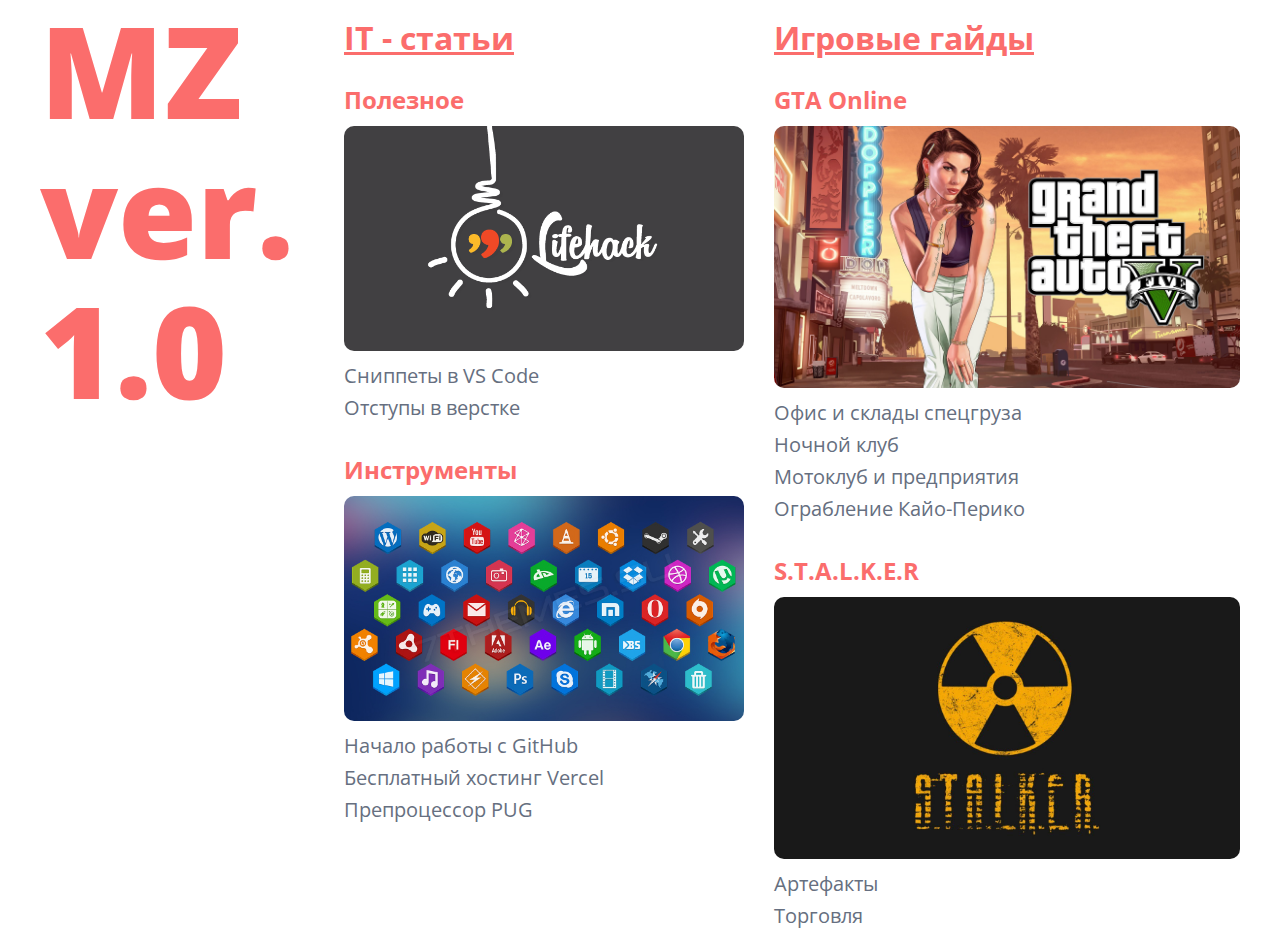
<file: index.html>
<!DOCTYPE html>
<html lang="ru">

<head>
	<meta charset="UTF-8">
	<meta http-equiv="X-UA-Compatible" content="IE=edge">
	<meta name="viewport" content="width=device-width, initial-scale=1.0">
	<title>MZ ver.1.0</title>
	<link rel="stylesheet" href="style.css">
	<link rel="preconnect" href="https://fonts.googleapis.com">
	<link rel="preconnect" href="https://fonts.gstatic.com" crossorigin>
	<link rel="shortcut icon" href="images/page-logo.png" type="image/x-icon">
</head>

<body>
	<div class="container">
		<header class="header">
			<span class="header__logo">
				MZ ver. <br>
				1.0
			</span>
		</header>
		<nav class="menu">
			<ul class="menu__list">
				<li class="menu__tittle">IT - статьи</li>
				<li class="menu__subtitle">Полезное</li>
				<img class="review" src="images/hacks-logo.png" alt="">
				<li class="menu__item"><a class="menu__link" href="articles/it/_it-snippets.html">Сниппеты в VS Code</a></li>
				<li class="menu__item"><a class="menu__link" href="articles/it/_it-layout.html">Отступы в верстке</a></li>
				<li class="menu__subtitle">Инструменты</li>
				<img class="review" src="images/tools-logo.jpg" alt="">
				<li class="menu__item"><a class="menu__link" href="articles/it/_it-github.html">Начало работы с GitHub</a></li>
				<li class="menu__item"><a class="menu__link" href="articles/it/_it-vercel.html">Бесплатный хостинг Vercel</a>
				</li>
				<li class="menu__item"><a class="menu__link" href="articles/it/_it-pug.html">Препроцессор PUG</a></li>
			</ul>
			<ul class="menu__list">
				<li class="menu__tittle">Игровые гайды</li>
				<li class="menu__subtitle">GTA Online</li>
				<img class="review" src="images/gta-logo.jpeg" alt="">
				<li class="menu__item"><a class="menu__link" href="articles/games/_games-office-warehouse.html">Офис и склады
						спецгруза</a></li>
				<li class="menu__item"><a class="menu__link" href="articles/games/_games-night-club.html">Ночной клуб</a></li>
				<li class="menu__item"><a class="menu__link" href="articles/games/_games-motoclub.html">Мотоклуб и
						предприятия</a></li>
				<li class="menu__item"><a class="menu__link" href="articles/games/_games-cayo-perico.html">Ограбление
						Кайо-Перико</a></li>
				<li class="menu__subtitle">S.T.A.L.K.E.R</li>
				<img class="review" src="images/stalker-logo.jpg" alt="">
				<li class="menu__item"><a class="menu__link" href="articles/games/_games-artifacts.html">Артефакты</a></li>
				<li class="menu__item"><a class="menu__link" href="articles/games/_games-trading.html">Торговля</a></li>
				</li>
			</ul>
		</nav>
	</div>
</body>

</html>
</file>
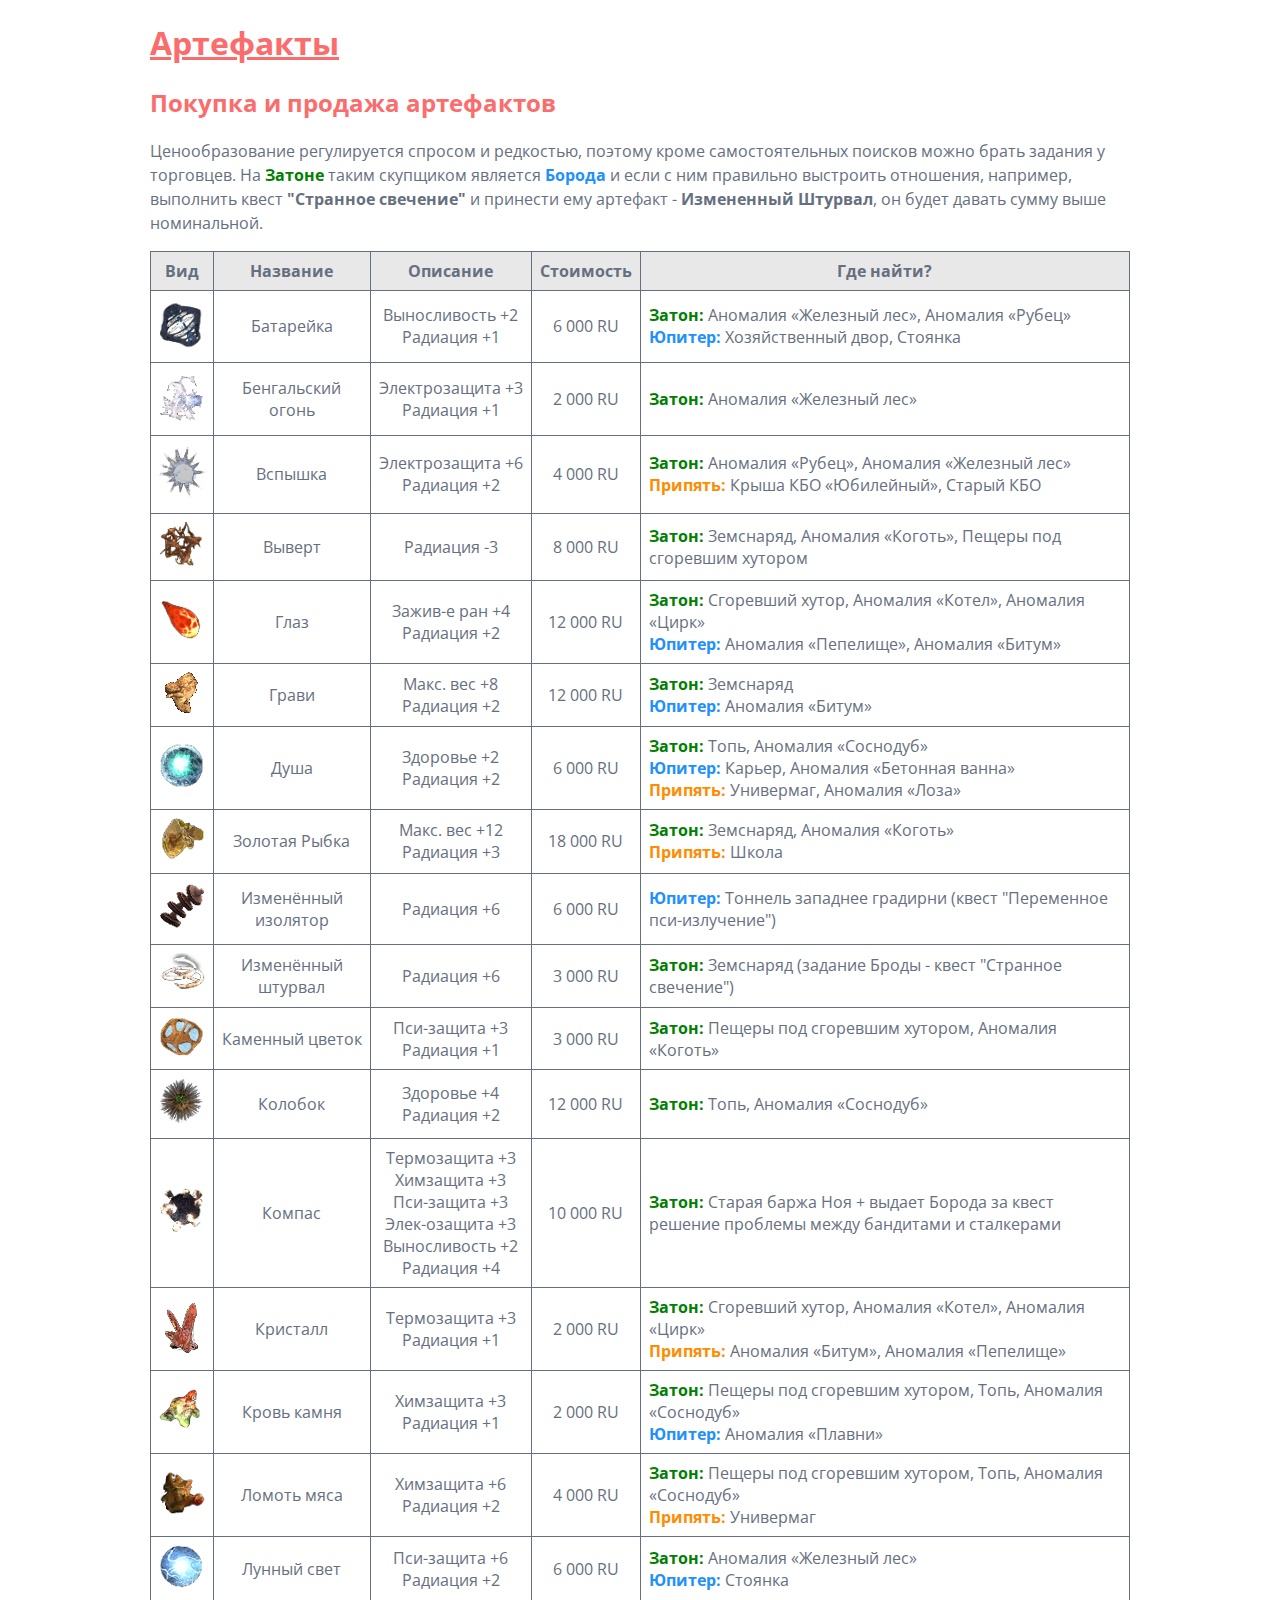
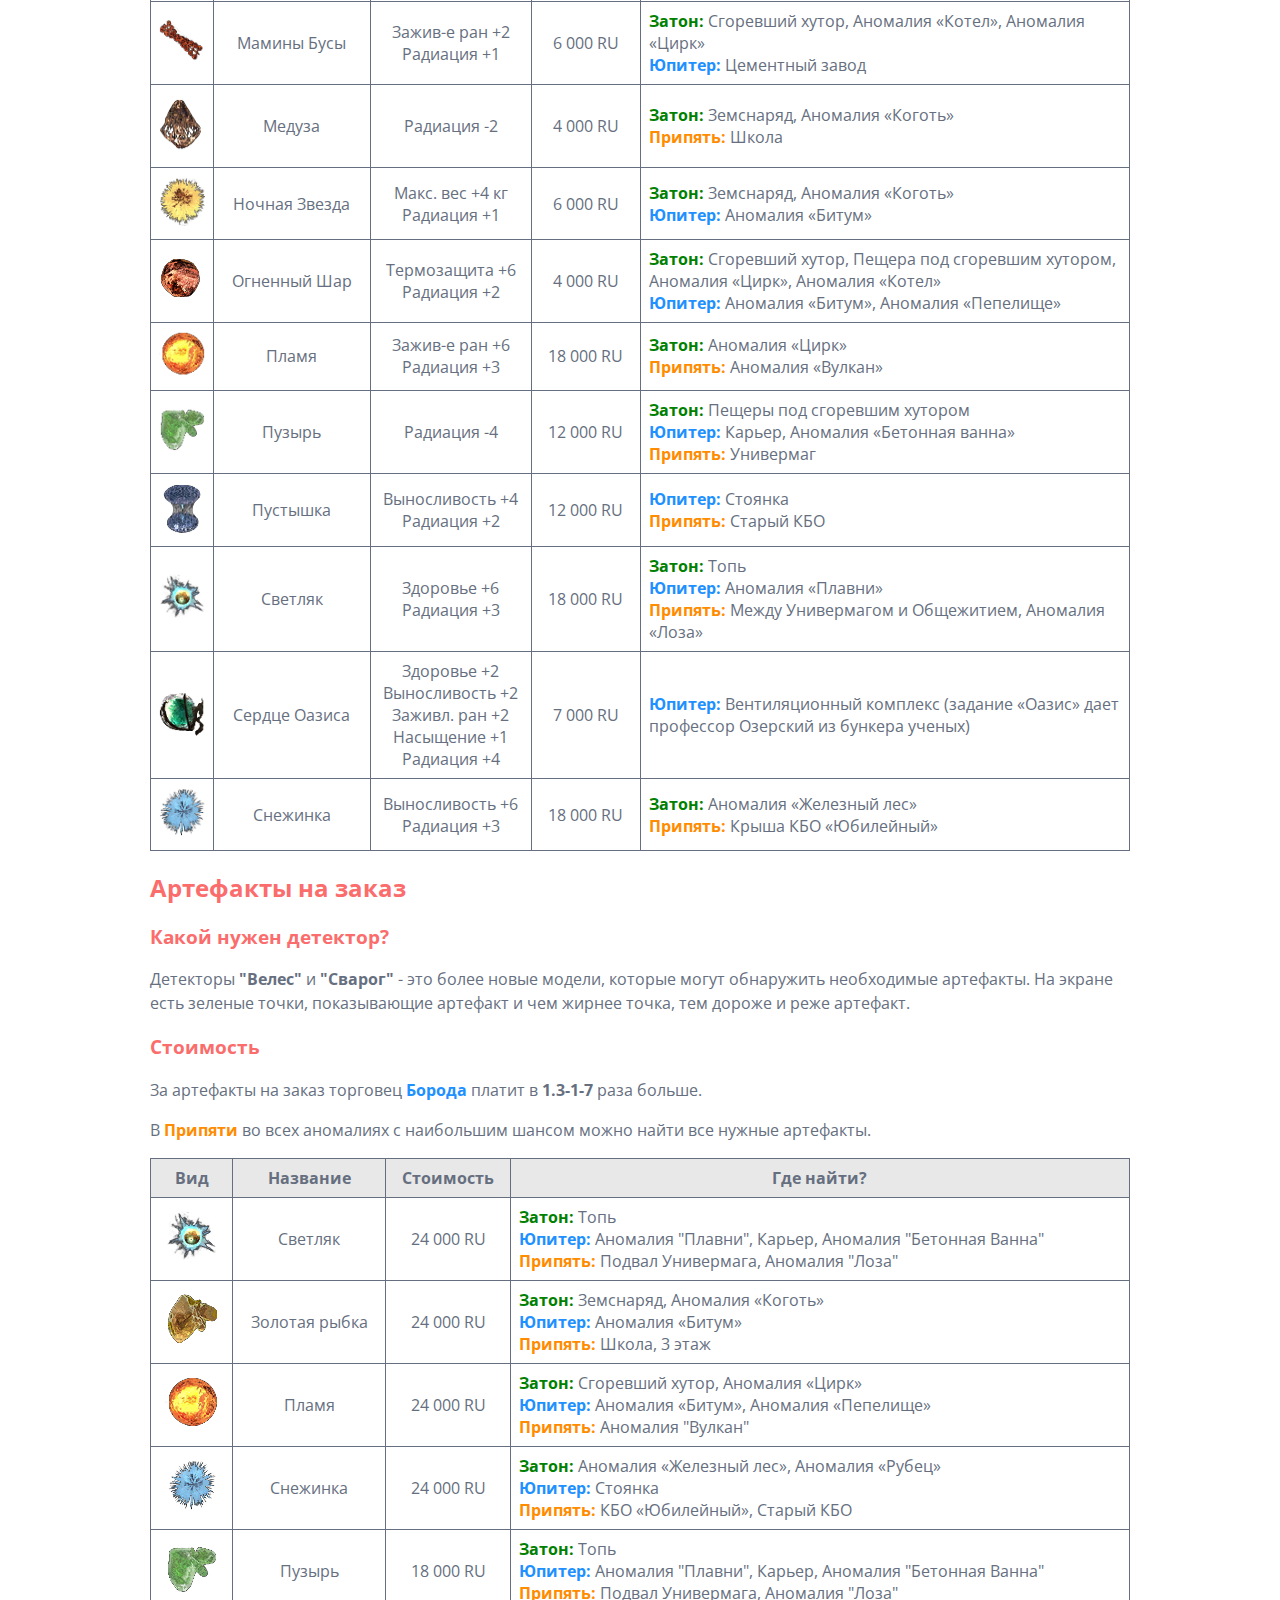
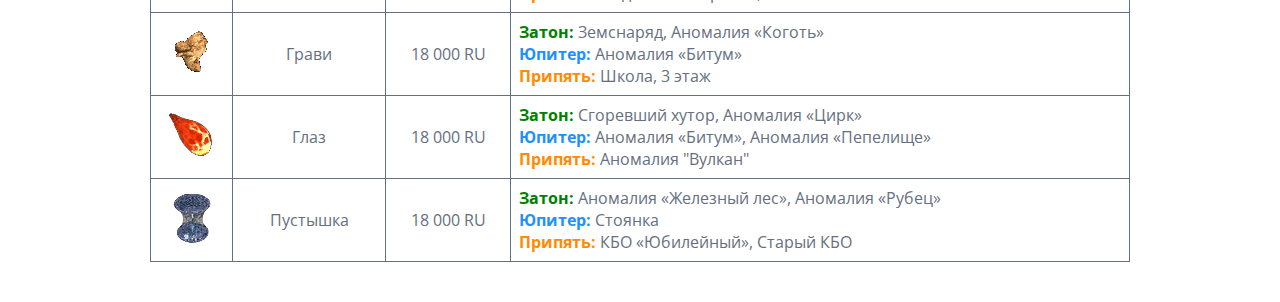
<file: articles/games/_games-artifacts.html>
<!doctype html>
<html lang="ru">

<head>
	<meta charset="UTF-8">
	<meta http-equiv="X-UA-Compatible" content="IE=edge">
	<meta name="viewport" content="width=device-width, initial-scale=1.0">
	<link rel="shortcut icon" href="../../images/page-logo.png" type="image/x-icon">
	<link rel="stylesheet" href="../../article.css">
	<style>
		tr td:last-child {
			text-align: left;
		}

		tr td:nth-child(3) {
			white-space: nowrap;
		}
	</style>
	<title>Артефакты</title>
</head>

<body>
	<div class="container">
		<header class="header">

		</header>
		<main>
			<h1>Артефакты</h1>
			<h2>Покупка и продажа артефактов</h2>
			<p>Ценообразование регулируется спросом и редкостью, поэтому кроме
				самостоятельных поисков можно брать задания у торговцев.
				На <span class="text-color-green">Затоне</span> таким скупщиком является <span
					class="text-color-blue">Борода</span>
				и если с ним правильно выстроить
				отношения, например, выполнить квест <b>"Странное свечение"</b> и принести ему артефакт -
				<b>Измененный Штурвал</b>, он будет давать сумму выше номинальной.
			</p>
			<table>
				<thead>
					<tr>
						<th>Вид</th>
						<th>Название</th>
						<th>Описание</th>
						<th>Стоимость</th>
						<th>Где найти?</th>
					</tr>
				</thead>
				<tbody>
					<tr>
						<td><img src="../../images/games/_games-artifacts/batareika.png" alt=""></td>
						<td>Батарейка</td>
						<td>Выносливость +2
							<br>
							Радиация +1
						</td>
						<td>6 000 RU</td>
						<td><span class="text-color-green">Затон:</span> Аномалия «Железный лес»,
							Аномалия «Рубец»
							<br>
							<span class="text-color-blue">Юпитер:</span> Хозяйственный двор, Стоянка
						</td>
					</tr>
					<tr>
						<td><img src="../../images/games/_games-artifacts/bengalskiy-ogon.png" alt="">
						</td>
						<td>Бенгальский огонь</td>
						<td>Электрозащита +3
							<br>
							Радиация +1
						</td>
						<td>2 000 RU</td>
						<td><span class="text-color-green">Затон:</span> Аномалия «Железный лес»</td>
					</tr>
					<tr>
						<td><img src="../../images/games/_games-artifacts/vspishka.png" alt=""></td>
						<td>Вспышка</td>
						<td>Электрозащита +6
							<br>
							Радиация +2
						</td>
						<td>4 000 RU</td>
						<td><span class="text-color-green">Затон:</span> Аномалия «Рубец», Аномалия «Железный
							лес»
							<br>
							<span class="text-color-orange">Припять:</span> Крыша КБО «Юбилейный», Старый КБО
						</td>
					</tr>
					<tr>
						<td><img src="../../images/games/_games-artifacts/vivert.png" alt=""></td>
						<td>Выверт</td>
						<td>Радиация -3</td>
						<td>8 000 RU</td>
						<td><span class="text-color-green">Затон:</span> Земснаряд, Аномалия «Коготь»,
							Пещеры под сгоревшим хутором
						</td>
					</tr>
					<tr>
						<td><img src="../../images/games/_games-artifacts/glaz.png" alt=""></td>
						<td>Глаз</td>
						<td>Зажив-е ран +4
							<br>
							Радиация +2
						</td>
						<td>12 000 RU</td>
						<td><span class="text-color-green">Затон:</span> Сгоревший хутор,
							Аномалия «Котел», Аномалия «Цирк»
							<br>
							<span class="text-color-blue">Юпитер:</span> Аномалия «Пепелище», Аномалия «Битум»
						</td>
					</tr>
					<tr>
						<td><img src="../../images/games/_games-artifacts/gravy.png" alt=""></td>
						<td>Грави</td>
						<td>Макс. вес +8
							<br>
							Радиация +2
						</td>
						<td>12 000 RU</td>
						<td><span class="text-color-green">Затон:</span> Земснаряд
							<br>
							<span class="text-color-blue">Юпитер:</span> Аномалия «Битум»
						</td>
					</tr>
					<tr>
						<td><img src="../../images/games/_games-artifacts/dusha.png" alt=""></td>
						<td>Душа</td>
						<td>Здоровье +2
							<br>
							Радиация +2
						</td>
						<td>6 000 RU</td>
						<td><span class="text-color-green">Затон:</span> Топь, Аномалия «Соснодуб»
							<br>
							<span class="text-color-blue">Юпитер:</span> Карьер, Аномалия
							«Бетонная ванна»
							<br>
							<span class="text-color-orange">Припять:</span> Универмаг, Аномалия «Лоза»
						</td>
					</tr>
					<tr>
						<td><img src="../../images/games/_games-artifacts/zolotaya-ribka.png" alt=""></td>
						<td>Золотая Рыбка</td>
						<td>Макс. вес +12
							<br>
							Радиация +3
						</td>
						<td>18 000 RU</td>
						<td><span class="text-color-green">Затон:</span> Земснаряд, Аномалия «Коготь»
							<br>
							<span class="text-color-orange">Припять:</span> Школа
						</td>
					</tr>
					<tr>
						<td><img src="../../images/games/_games-artifacts/isolyator.png" alt=""></td>
						<td>Изменённый изолятор</td>
						<td>Радиация +6</td>
						<td>6 000 RU</td>
						<td><span class="text-color-blue">Юпитер:</span> Тоннель западнее градирни (квест
							"Переменное пси-излучение")
						</td>
					</tr>
					<tr>
						<td><img src="../../images/games/_games-artifacts/shturval.png" alt=""></td>
						<td>Изменённый штурвал</td>
						<td>Радиация +6</td>
						<td>3 000 RU</td>
						<td><span class="text-color-green">Затон:</span> Земснаряд (задание Броды - квест
							"Странное
							свечение")
						</td>
					</tr>
					<tr>
						<td><img src="../../images/games/_games-artifacts/kamenniy-tsvetok.png" alt="">
						</td>
						<td>Каменный цветок</td>
						<td>Пси-защита +3
							<br>
							Радиация +1
						</td>
						<td>3 000 RU</td>
						<td><span class="text-color-green">Затон:</span> Пещеры под сгоревшим хутором, Аномалия
							«Коготь»
						</td>
					</tr>
					<tr>
						<td><img src="../../images/games/_games-artifacts/kolobok.png" alt=""></td>
						<td>Колобок</td>
						<td>Здоровье +4
							<br>
							Радиация +2
						</td>
						<td>12 000 RU</td>
						<td><span class="text-color-green">Затон:</span> Топь, Аномалия «Соснодуб»</td>
					</tr>
					<tr>
						<td><img src="../../images/games/_games-artifacts/kompas.png" alt=""></td>
						<td>Компас</td>
						<td>Термозащита +3
							<br>
							Химзащита +3
							<br>
							Пси-защита +3
							<br>
							Элек-озащита +3
							<br>
							Выносливость +2
							<br>
							Радиация +4
						</td>
						<td>10 000 RU</td>
						<td><span class="text-color-green">Затон:</span> Старая баржа Ноя + выдает Борода за
							квест
							решение проблемы между бандитами и сталкерами
						</td>
					</tr>
					<tr>
						<td><img src="../../images/games/_games-artifacts/kristall.png" alt=""></td>
						<td>Кристалл</td>
						<td>Термозащита +3
							<br>
							Радиация +1
						</td>
						<td>2 000 RU</td>
						<td><span class="text-color-green">Затон:</span> Сгоревший хутор, Аномалия «Котел»,
							Аномалия «Цирк»
							<br>
							<span class="text-color-orange">Припять:</span> Аномалия «Битум», Аномалия
							«Пепелище»
						</td>
					</tr>
					<tr>
						<td><img src="../../images/games/_games-artifacts/krov-kamnya.png" alt=""></td>
						<td>Кровь камня</td>
						<td>Химзащита +3
							<br>
							Радиация +1
						</td>
						<td>2 000 RU</td>
						<td><span class="text-color-green">Затон:</span> Пещеры под сгоревшим хутором, Топь,
							Аномалия «Соснодуб»
							<br>
							<span class="text-color-blue">Юпитер:</span> Аномалия «Плавни»
						</td>
					</tr>
					<tr>
						<td><img src="../../images/games/_games-artifacts/lomot-myasa.png" alt=""></td>
						<td>Ломоть мяса</td>
						<td>Химзащита +6
							<br>
							Радиация +2
						</td>
						<td>4 000 RU</td>
						<td><span class="text-color-green">Затон:</span> Пещеры под сгоревшим хутором,
							Топь, Аномалия «Соснодуб»
							<br>
							<span class="text-color-orange">Припять:</span> Универмаг
						</td>
					</tr>
					<tr>
						<td><img src="../../images/games/_games-artifacts/lunniy-svet.png" alt=""></td>
						<td>Лунный свет</td>
						<td>Пси-защита +6
							<br>
							Радиация +2
						</td>
						<td>6 000 RU</td>
						<td><span class="text-color-green">Затон:</span> Аномалия «Железный лес»
							<br>
							<span class="text-color-blue">Юпитер:</span> Стоянка
						</td>
					</tr>
					<tr>
						<td><img src="../../images/games/_games-artifacts/mamini-busi.png" alt=""></td>
						<td>Мамины Бусы</td>
						<td>Зажив-е ран +2
							<br>
							Радиация +1
						</td>
						<td>6 000 RU</td>
						<td><span class="text-color-green">Затон:</span> Сгоревший хутор,
							Аномалия «Котел», Аномалия «Цирк»
							<br>
							<span class="text-color-blue">Юпитер:</span> Цементный завод
						</td>
					</tr>
					<tr>
						<td><img src="../../images/games/_games-artifacts/meduza.png" alt=""></td>
						<td>Медуза</td>
						<td>Радиация -2</td>
						<td>4 000 RU</td>
						<td><span class="text-color-green">Затон:</span> Земснаряд, Аномалия «Коготь»
							<br>
							<span class="text-color-orange">Припять:</span> Школа
						</td>
					</tr>
					<tr>
						<td><img src="../../images/games/_games-artifacts/nochnaya-zvezda.png" alt=""></td>
						<td>Ночная Звезда</td>
						<td>Макс. вес +4 кг
							<br>
							Радиация +1
						</td>
						<td>6 000 RU</td>
						<td><span class="text-color-green">Затон:</span> Земснаряд, Аномалия «Коготь»
							<br>
							<span class="text-color-blue">Юпитер:</span> Аномалия «Битум»
						</td>
					</tr>
					<tr>
						<td><img src="../../images/games/_games-artifacts/ognenniy-shar.png" alt=""></td>
						<td>Огненный Шар</td>
						<td>Термозащита +6
							<br>
							Радиация +2
						</td>
						<td>4 000 RU</td>
						<td><span class="text-color-green">Затон:</span> Сгоревший хутор, Пещера под сгоревшим
							хутором, Аномалия «Цирк», Аномалия «Котел»
							<br>
							<span class="text-color-blue">Юпитер:</span> Аномалия «Битум», Аномалия «Пепелище»
						</td>
					</tr>
					<tr>
						<td><img src="../../images/games/_games-artifacts/plamya.png" alt=""></td>
						<td>Пламя</td>
						<td>Зажив-е ран +6
							<br>
							Радиация +3
						</td>
						<td>18 000 RU</td>
						<td><span class="text-color-green">Затон:</span> Аномалия «Цирк»
							<br>
							<span class="text-color-orange">Припять:</span> Аномалия «Вулкан»
						</td>
					</tr>
					<tr>
						<td><img src="../../images/games/_games-artifacts/puzir.png" alt=""></td>
						<td>Пузырь</td>
						<td>Радиация -4</td>
						<td>12 000 RU</td>
						<td><span class="text-color-green">Затон:</span> Пещеры под сгоревшим хутором
							<br>
							<span class="text-color-blue">Юпитер:</span> Карьер, Аномалия «Бетонная ванна»
							<br>
							<span class="text-color-orange">Припять:</span> Универмаг
						</td>
					</tr>
					<tr>
						<td><img src="../../images/games/_games-artifacts/pustishka.png" alt=""></td>
						<td>Пустышка</td>
						<td>Выносливость +4
							<br>
							Радиация +2
						</td>
						<td>12 000 RU</td>
						<td><span class="text-color-blue">Юпитер:</span> Стоянка
							<br>
							<span class="text-color-orange">Припять:</span> Старый КБО
						</td>
					</tr>
					<tr>
						<td><img src="../../images/games/_games-artifacts/svetlyak.png" alt=""></td>
						<td>Светляк</td>
						<td>Здоровье +6
							<br>
							Радиация +3
						</td>
						<td>18 000 RU</td>
						<td><span class="text-color-green">Затон:</span> Топь
							<br>
							<span class="text-color-blue">Юпитер:</span> Аномалия «Плавни»
							<br>
							<span class="text-color-orange">Припять:</span> Между Универмагом и Общежитием,
							Аномалия «Лоза»
					</tr>
					<tr>
						<td><img src="../../images/games/_games-artifacts/oasis.png" alt=""></td>
						<td>Сердце Оазиса</td>
						<td>Здоровье +2
							<br>
							Выносливость +2
							<br>
							Заживл. ран +2
							<br>
							Насыщение +1
							<br>
							Радиация +4
						</td>
						<td>7 000 RU</td>
						<td><span class="text-color-blue">Юпитер:</span> Вентиляционный комплекс (задание
							«Оазис»
							дает профессор Озерский из бункера ученых)
						</td>
					</tr>
					<tr>
						<td><img src="../../images/games/_games-artifacts/snejinka.png" alt=""></td>
						<td>Снежинка</td>
						<td>Выносливость +6
							<br>
							Радиация +3
						</td>
						<td>18 000 RU</td>
						<td><span class="text-color-green">Затон:</span> Аномалия «Железный лес»
							<br>
							<span class="text-color-orange">Припять:</span> Крыша КБО «Юбилейный»
						</td>
					</tr>
				</tbody>
			</table>
			<h2>Артефакты на заказ</h2>
			<h3>Какой нужен детектор?</h3>
			<p>Детекторы <b>"Велес"</b> и <b>"Сварог"</b> - это более новые модели, которые могут обнаружить необходимые
				артефакты. На экране есть зеленые точки, показывающие артефакт и чем жирнее точка, тем дороже и
				реже артефакт.</p>
			<h3>Стоимость</h3>
			<p>За артефакты на заказ торговец <span class="text-color-blue">Борода</span> платит в <b>1.3-1-7</b> раза
				больше.</p>
			<p>В <span class="text-color-orange">Припяти</span> во всех аномалиях с наибольшим шансом можно найти все
				нужные артефакты.</p>
			<table>
				<thead>
					<tr>
						<th>Вид</th>
						<th>Название</th>
						<th>Стоимость</th>
						<th>Где найти?</th>
					</tr>
				</thead>
				<tbody>
					<tr>
						<td><img src="../../images/games/_games-artifacts/svetlyak.png" alt=""></td>
						<td>Светляк</td>
						<td>24 000 RU</td>
						<td>
							<span class="text-color-green">Затон:</span> Топь
							<br>
							<span class="text-color-blue">Юпитер:</span> Аномалия "Плавни", Карьер, Аномалия "Бетонная Ванна"
							<br>
							<span class="text-color-orange">Припять:</span> Подвал Универмага, Аномалия "Лоза"
						</td>
					</tr>
					<tr>
						<td><img src="../../images/games/_games-artifacts/zolotaya-ribka.png" alt=""></td>
						<td>Золотая рыбка</td>
						<td>24 000 RU</td>
						<td>
							<span class="text-color-green">Затон:</span> Земснаряд, Аномалия «Коготь»
							<br>
							<span class="text-color-blue">Юпитер:</span> Аномалия «Битум»
							<br>
							<span class="text-color-orange">Припять:</span> Школа, 3 этаж
						</td>
					</tr>
					<tr>
						<td><img src="../../images/games/_games-artifacts/plamya.png" alt=""></td>
						<td>Пламя</td>
						<td>24 000 RU</td>
						<td>
							<span class="text-color-green">Затон:</span> Сгоревший хутор, Аномалия «Цирк»
							<br>
							<span class="text-color-blue">Юпитер:</span> Аномалия «Битум», Аномалия «Пепелище»
							<br>
							<span class="text-color-orange">Припять:</span> Аномалия "Вулкан"
						</td>
					</tr>
					<tr>
						<td><img src="../../images/games/_games-artifacts/snejinka.png" alt=""></td>
						<td>Снежинка</td>
						<td>24 000 RU</td>
						<td>
							<span class="text-color-green">Затон:</span> Аномалия «Железный лес», Аномалия «Рубец»
							<br>
							<span class="text-color-blue">Юпитер:</span> Стоянка
							<br>
							<span class="text-color-orange">Припять:</span> КБО «Юбилейный», Старый КБО
						</td>
					</tr>
					<tr>
						<td><img src="../../images/games/_games-artifacts/puzir.png" alt=""></td>
						<td>Пузырь</td>
						<td>18 000 RU</td>
						<td>
							<span class="text-color-green">Затон:</span> Топь
							<br>
							<span class="text-color-blue">Юпитер:</span> Аномалия "Плавни", Карьер, Аномалия "Бетонная Ванна"
							<br>
							<span class="text-color-orange">Припять:</span> Подвал Универмага, Аномалия "Лоза"
						</td>
					</tr>
					<tr>
						<td><img src="../../images/games/_games-artifacts/gravy.png" alt=""></td>
						<td>Грави</td>
						<td>18 000 RU</td>
						<td>
							<span class="text-color-green">Затон:</span> Земснаряд, Аномалия «Коготь»
							<br>
							<span class="text-color-blue">Юпитер:</span> Аномалия «Битум»
							<br>
							<span class="text-color-orange">Припять:</span> Школа, 3 этаж
						</td>
					</tr>
					<tr>
						<td><img src="../../images/games/_games-artifacts/glaz.png" alt=""></td>
						<td>Глаз</td>
						<td>18 000 RU</td>
						<td>
							<span class="text-color-green">Затон:</span> Сгоревший хутор, Аномалия «Цирк»
							<br>
							<span class="text-color-blue">Юпитер:</span> Аномалия «Битум», Аномалия «Пепелище»
							<br>
							<span class="text-color-orange">Припять:</span> Аномалия "Вулкан"
						</td>
					</tr>
					<tr>
						<td><img src="../../images/games/_games-artifacts/pustishka.png" alt=""></td>
						<td>Пустышка</td>
						<td>18 000 RU</td>
						<td>
							<span class="text-color-green">Затон:</span> Аномалия «Железный лес», Аномалия «Рубец»
							<br>
							<span class="text-color-blue">Юпитер:</span> Стоянка
							<br>
							<span class="text-color-orange">Припять:</span> КБО «Юбилейный», Старый КБО
						</td>
					</tr>
				</tbody>
			</table>

		</main>
	</div>
</body>

</html>
</file>
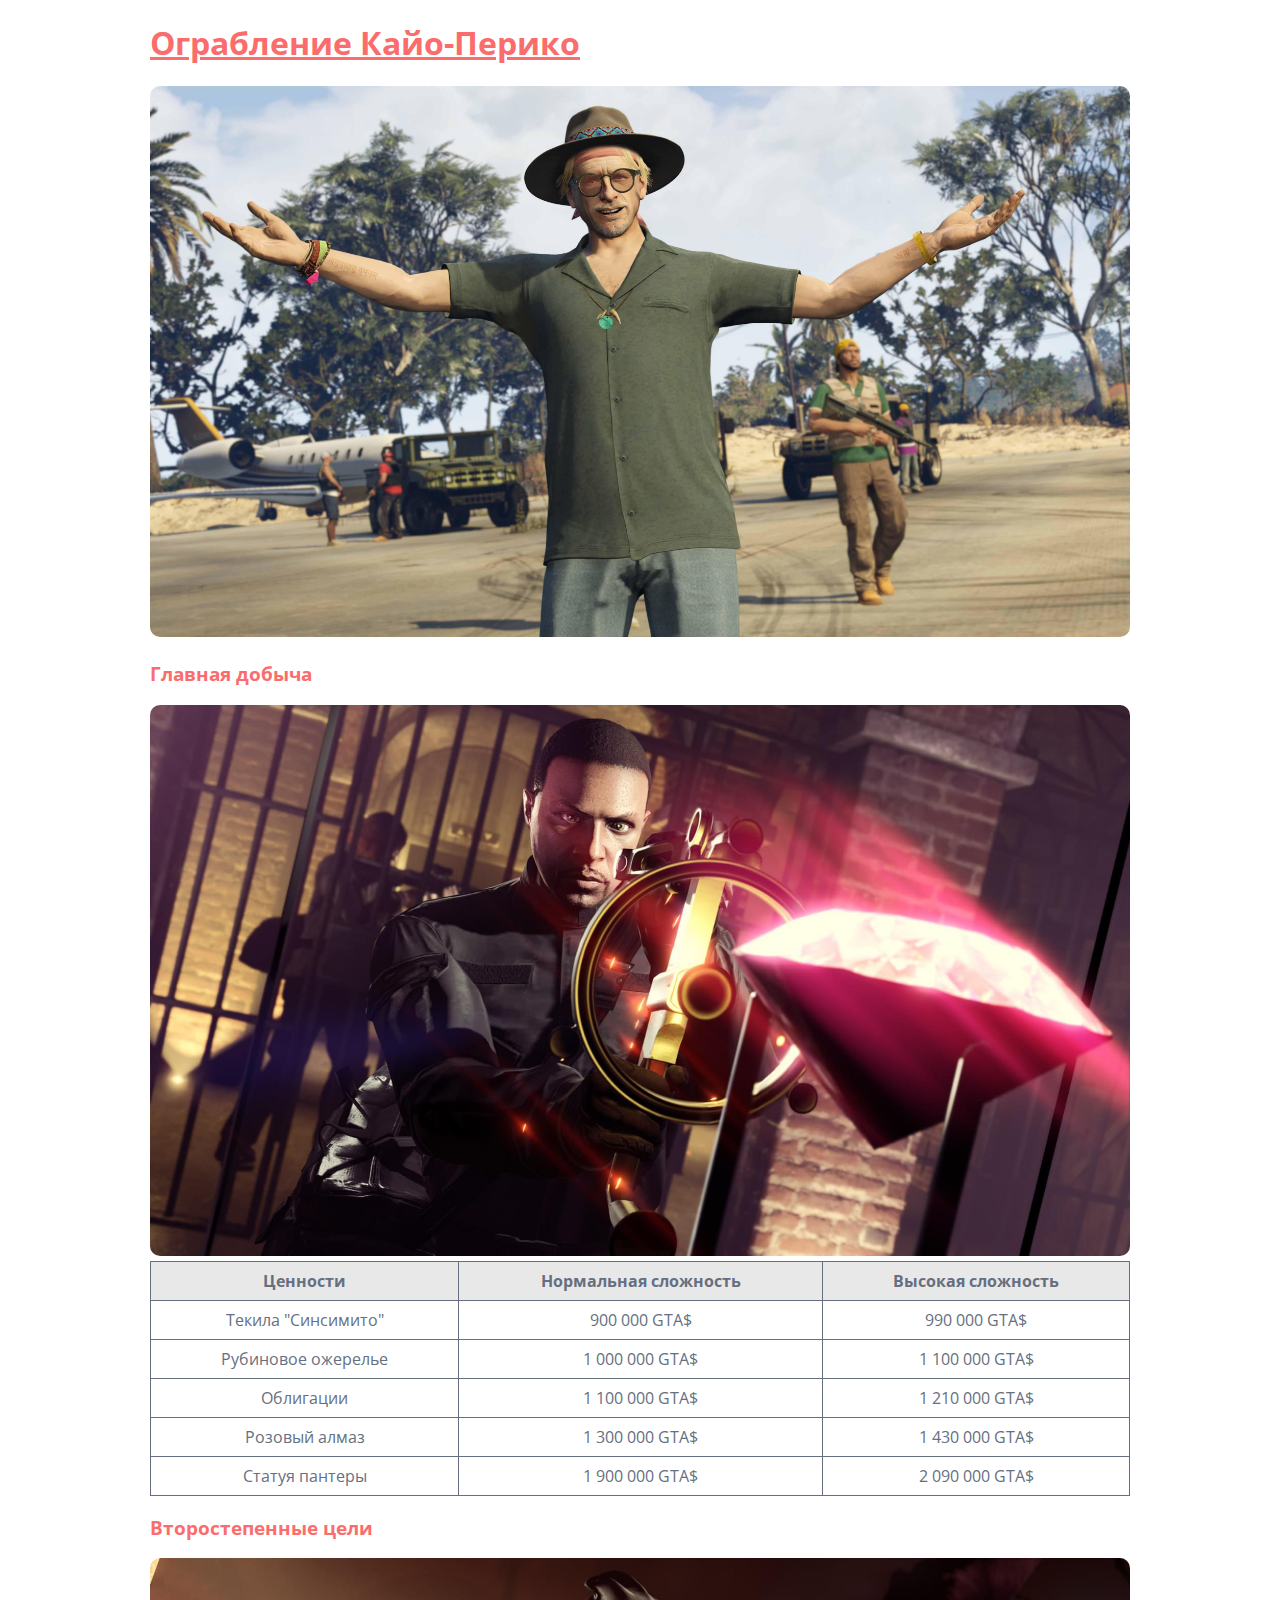
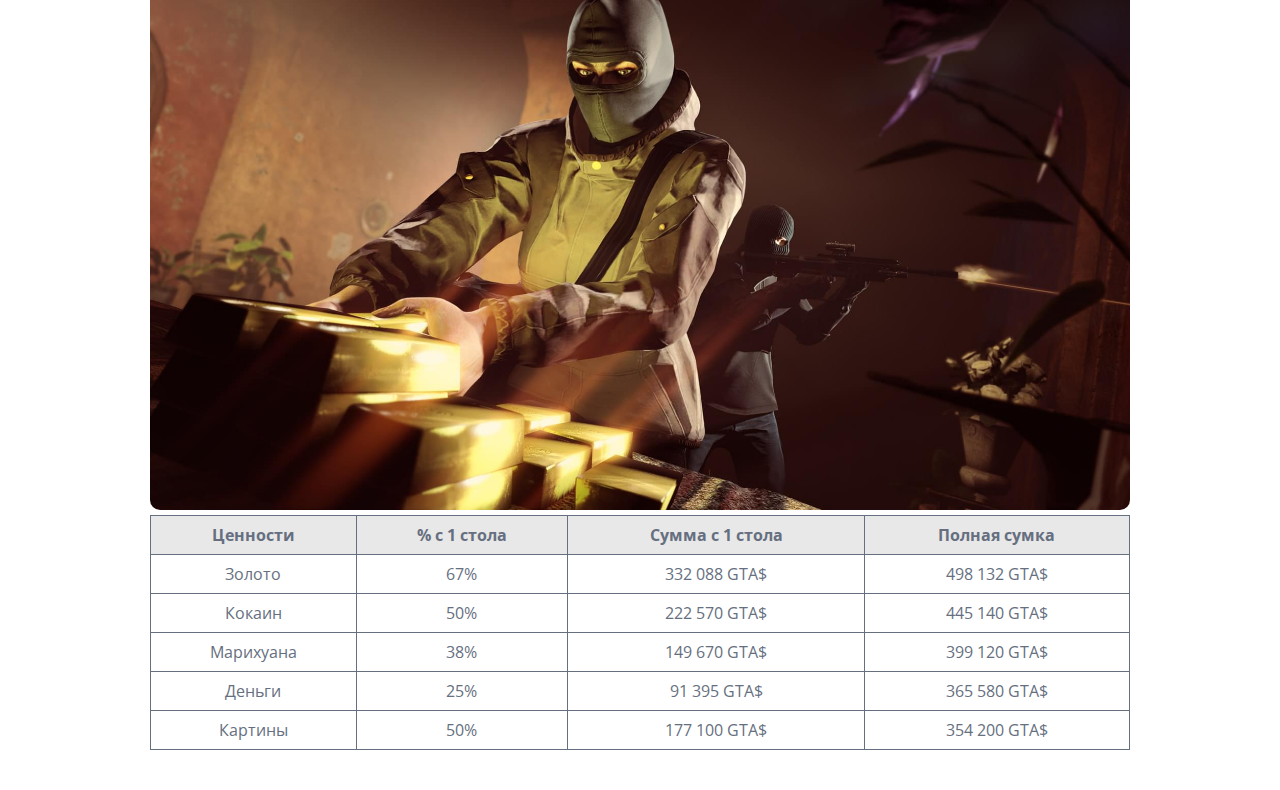
<file: articles/games/_games-cayo-perico.html>
<!DOCTYPE html>
<html lang="ru">

<head>
	<meta charset="UTF-8">
	<meta http-equiv="X-UA-Compatible" content="IE=edge">
	<meta name="viewport" content="width=device-width, initial-scale=1.0">
	<link rel="stylesheet" href="../../article.css">
	<link rel="shortcut icon" href="../../images/page-logo.png" type="image/x-icon">
	<title>Ограбление Кайо-Перико</title>
</head>

<body>
	<div class="container">
		<main>
			<h1>Ограбление Кайо-Перико</h1>
			<img src="../../images/games/_games-cayo-perico/el-rubio.jpg" alt="">
			<h3>Главная добыча</h3>
			<img src="../../images/games/_games-cayo-perico/pink-diamond.jpg" alt="">
			<table>
				<thead>
					<th>Ценности</th>
					<th>Нормальная сложность</th>
					<th>Высокая сложность</th>
				</thead>
				<tbody>
					<tr>
						<td>Текила "Синсимито"</td>
						<td>900 000 GTA$</td>
						<td>990 000 GTA$</td>
					</tr>
					<tr>
						<td>Рубиновое ожерелье</td>
						<td>1 000 000 GTA$</td>
						<td>1 100 000 GTA$</td>
					</tr>
					<tr>
						<td>Облигации</td>
						<td>1 100 000 GTA$</td>
						<td>1 210 000 GTA$</td>
					</tr>
					<tr>
						<td>Розовый алмаз</td>
						<td>1 300 000 GTA$</td>
						<td>1 430 000 GTA$</td>
					</tr>
					<tr>
						<td>Статуя пантеры</td>
						<td>1 900 000 GTA$</td>
						<td>2 090 000 GTA$</td>
					</tr>
				</tbody>
			</table>
			<h3>Второстепенные цели</h3>
			<img src="../../images/games/_games-cayo-perico/gold-table.jpg" alt="">
			<table>
				<thead>
					<th>Ценности</th>
					<th>% с 1 стола</th>
					<th>Сумма с 1 стола</th>
					<th>Полная сумка</th>
				</thead>
				<tbody>
					<tr>
						<td>Золото</td>
						<td>67%</td>
						<td>332 088 GTA$</td>
						<td>498 132 GTA$</td>
					</tr>
					<tr>
						<td>Кокаин</td>
						<td>50%</td>
						<td>222 570 GTA$</td>
						<td>445 140 GTA$</td>
					</tr>
					<tr>
						<td>Марихуана</td>
						<td>38%</td>
						<td>149 670 GTA$</td>
						<td>399 120 GTA$</td>
					</tr>
					<tr>
						<td>Деньги</td>
						<td>25%</td>
						<td>91 395 GTA$</td>
						<td>365 580 GTA$</td>
					</tr>
					<tr>
						<td>Картины</td>
						<td>50%</td>
						<td>177 100 GTA$</td>
						<td>354 200 GTA$</td>
					</tr>
				</tbody>
			</table>
		</main>
	</div>
</body>

</html>
</file>
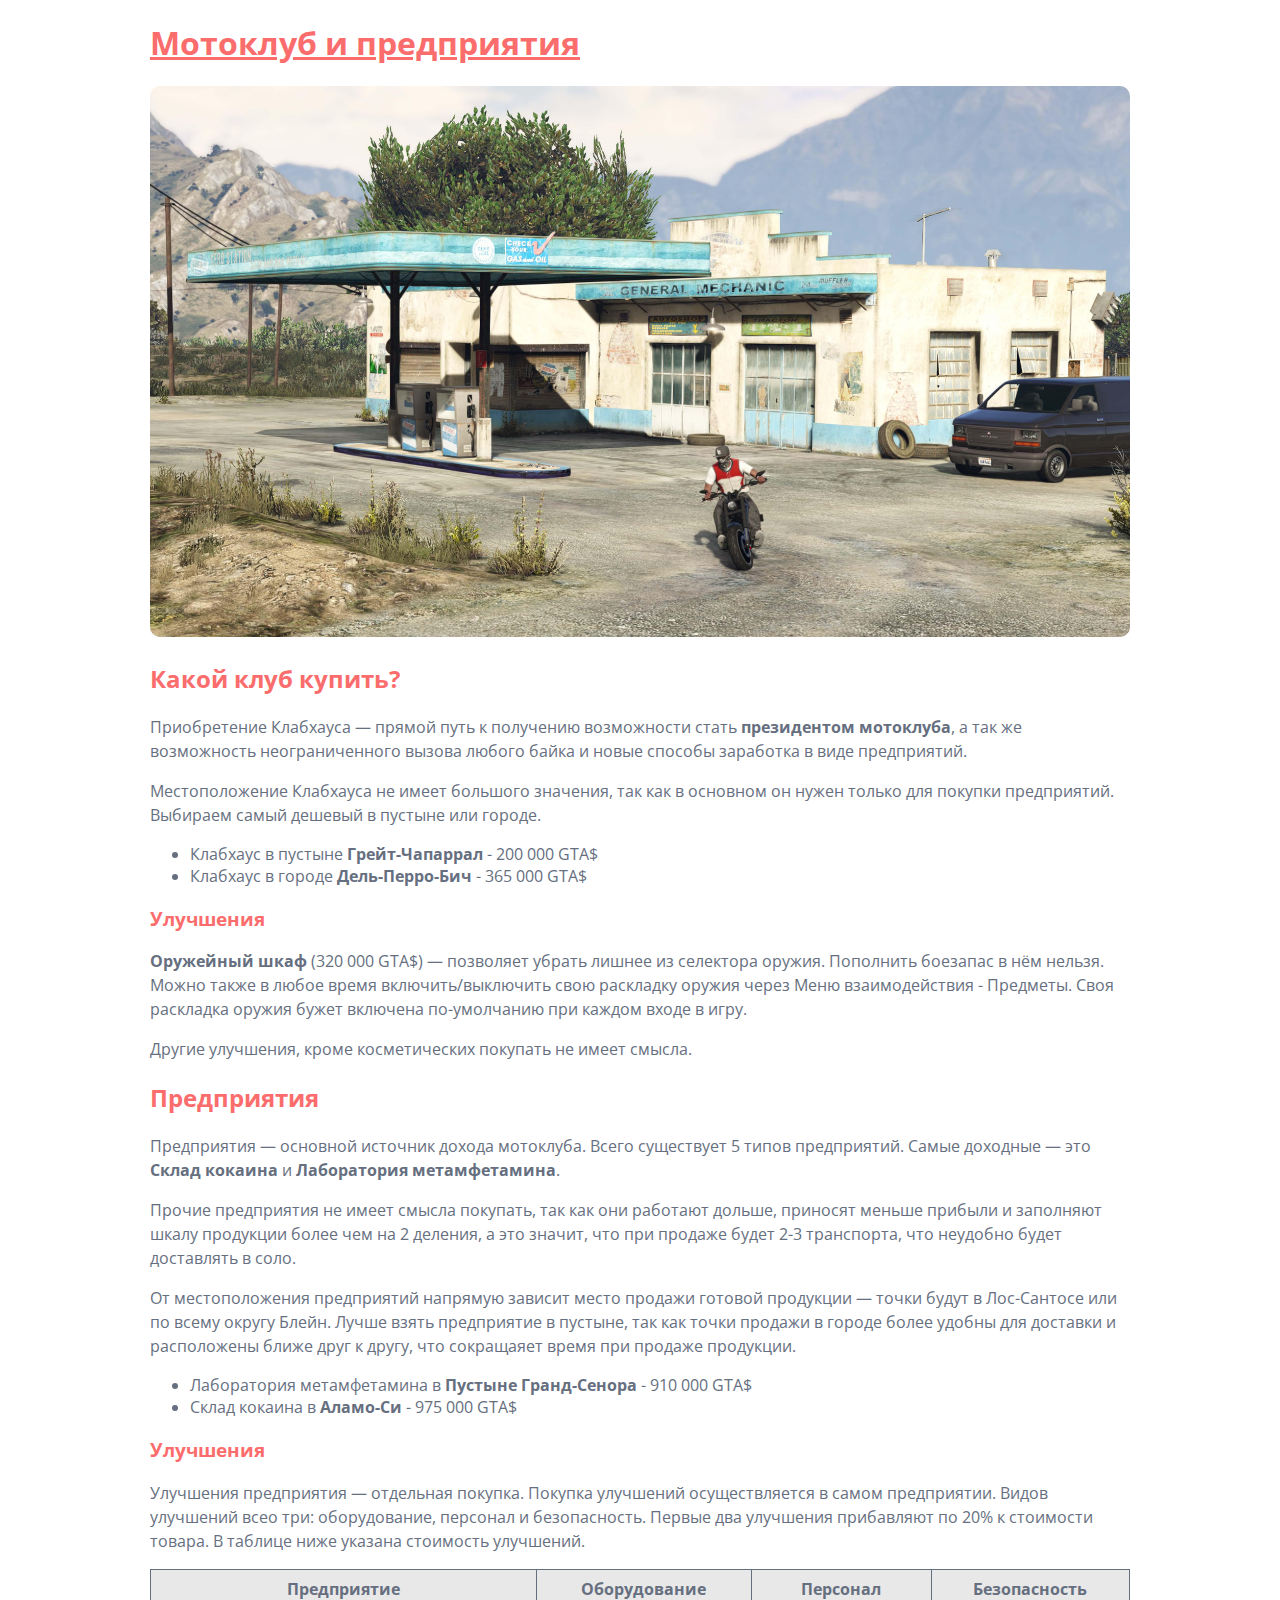
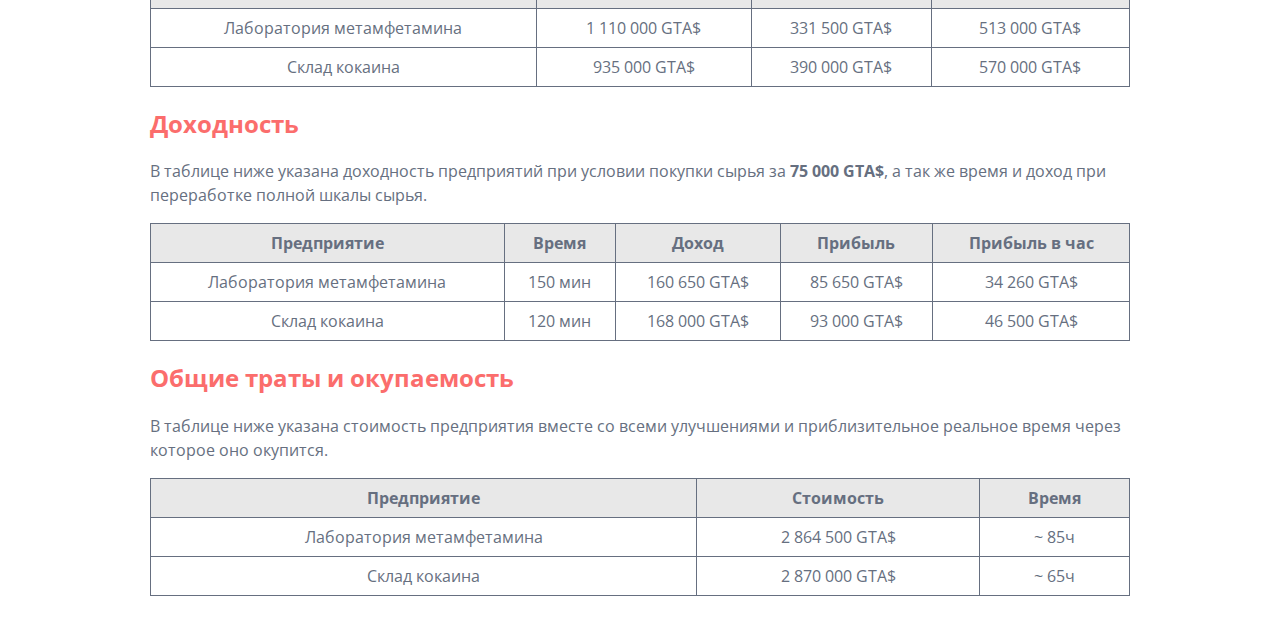
<file: articles/games/_games-motoclub.html>
<!DOCTYPE html>
<html lang="ru">

<head>
	<meta charset="UTF-8">
	<meta http-equiv="X-UA-Compatible" content="IE=edge">
	<meta name="viewport" content="width=device-width, initial-scale=1.0">
	<link rel="stylesheet" href="../../article.css">
	<link rel="shortcut icon" href="../../images/page-logo.png" type="image/x-icon">
	<title>Мотоклуб и предприятия</title>
</head>

<body>
	<div class="container">
		<main>
			<h1>Мотоклуб и предприятия</h1>
			<img src="../../images/motoclub.jpg" alt="">
			<h2>Какой клуб купить?</h2>
			<p>
				Приобретение Клабхауса — прямой путь к получению возможности стать <strong>президентом
					мотоклуба</strong>, а так же возможность неограниченного вызова любого байка и новые способы
				заработка в виде предприятий.
			</p>
			<p>
				Местоположение Клабхауса не имеет большого значения, так как в основном он нужен только для
				покупки предприятий. Выбираем самый дешевый в пустыне или городе.
			</p>
			<ul>
				<li>Клабхаус в пустыне <b>Грейт-Чапаррал</b> - 200 000 GTA$</li>
				<li>Клабхаус в городе <b>Дель-Перро-Бич</b> - 365 000 GTA$</li>
			</ul>
			<h3>Улучшения</h3>
			<p>
				<b>Оружейный шкаф</b> (320 000 GTA$) — позволяет убрать лишнее из селектора оружия. Пополнить
				боезапас в нём нельзя. Можно также в любое время включить/выключить свою раскладку оружия через
				Меню взаимодействия - Предметы. Своя раскладка оружия бужет включена по-умолчанию при каждом
				входе в игру.
			</p>
			<p>Другие улучшения, кроме косметических покупать не имеет смысла.</p>
			<h2>Предприятия</h2>
			<p>
				Предприятия — основной источник дохода мотоклуба. Всего существует 5 типов предприятий.
				Самые доходные — это <b>Склад кокаина</b> и <b>Лаборатория метамфетамина</b>.
			</p>
			<p>
				Прочие предприятия не имеет смысла покупать, так как они работают дольше, приносят меньше
				прибыли и
				заполняют шкалу продукции более чем на 2 деления, а это значит, что при продаже будет 2-3
				транспорта, что неудобно будет доставлять в соло.
			</p>
			<p>
				От местоположения предприятий напрямую зависит место продажи готовой продукции — точки будут в
				Лос-Сантосе или по всему округу Блейн. Лучше взять предприятие в пустыне, так как точки продажи
				в городе более удобны для доставки и расположены ближе друг к другу, что сокращаяет время при
				продаже продукции.
			</p>
			<ul>
				<li>Лаборатория метамфетамина в <b>Пустыне Гранд-Сенора</b> - 910 000 GTA$</li>
				<li>Склад кокаина в <b>Аламо-Си</b> - 975 000 GTA$</li>
			</ul>
			<h3>Улучшения</h3>
			<p>
				Улучшения предприятия — отдельная покупка. Покупка улучшений осуществляется в самом предприятии.
				Видов улучшений всео три: оборудование, персонал и безопасность. Первые два улучшения прибавляют
				по 20% к стоимости товара. В таблице ниже указана стоимость улучшений.
			</p>
			<table>
				<thead>
					<tr>
						<th>Предприятие</th>
						<th>Оборудование</th>
						<th>Персонал</th>
						<th>Безопасность</th>
					</tr>
				</thead>
				<tbody>
					<tr>
						<td>Лаборатория метамфетамина</td>
						<td>1 110 000 GTA$</td>
						<td>331 500 GTA$</td>
						<td>513 000 GTA$</td>
					</tr>
					<tr>
						<td>Склад кокаина</td>
						<td>935 000 GTA$</td>
						<td>390 000 GTA$</td>
						<td>570 000 GTA$</td>
					</tr>
				</tbody>
			</table>
			<h2>Доходность</h2>
			<p>
				В таблице ниже указана доходность предприятий при условии покупки сырья за <b>75 000 GTA$</b>, а
				так
				же время и доход при переработке полной шкалы сырья.
			</p>
			<table>
				<thead>
					<tr>
						<th>Предприятие</th>
						<th>Время</th>
						<th>Доход</th>
						<th>Прибыль</th>
						<th>Прибыль в час</th>
					</tr>
				</thead>
				<tbody>
					<tr>
						<td>Лаборатория метамфетамина</td>
						<td>150 мин</td>
						<td>160 650 GTA$</td>
						<td>85 650 GTA$</td>
						<td>34 260 GTA$</td>
					</tr>
					<tr>
						<td>Склад кокаина</td>
						<td>120 мин</td>
						<td>168 000 GTA$</td>
						<td>93 000 GTA$</td>
						<td>46 500 GTA$</td>
					</tr>
				</tbody>
			</table>
			<h2>Общие траты и окупаемость</h2>
			<p>
				В таблице ниже указана стоимость предприятия вместе со всеми улучшениями и приблизительное
				реальное
				время через
				которое оно окупится.
			</p>
			<table>
				<thead>
					<tr>
						<th>Предприятие</th>
						<th>Стоимость</th>
						<th>Время</th>
					</tr>
				</thead>
				<tbody>
					<tr>
						<td>Лаборатория метамфетамина</td>
						<td>2 864 500 GTA$</td>
						<td>~ 85ч</td>
					</tr>
					<tr>
						<td>Склад кокаина</td>
						<td>2 870 000 GTA$</td>
						<td>~ 65ч</td>
					</tr>
				</tbody>
			</table>
		</main>
	</div>
</body>

</html>
</file>
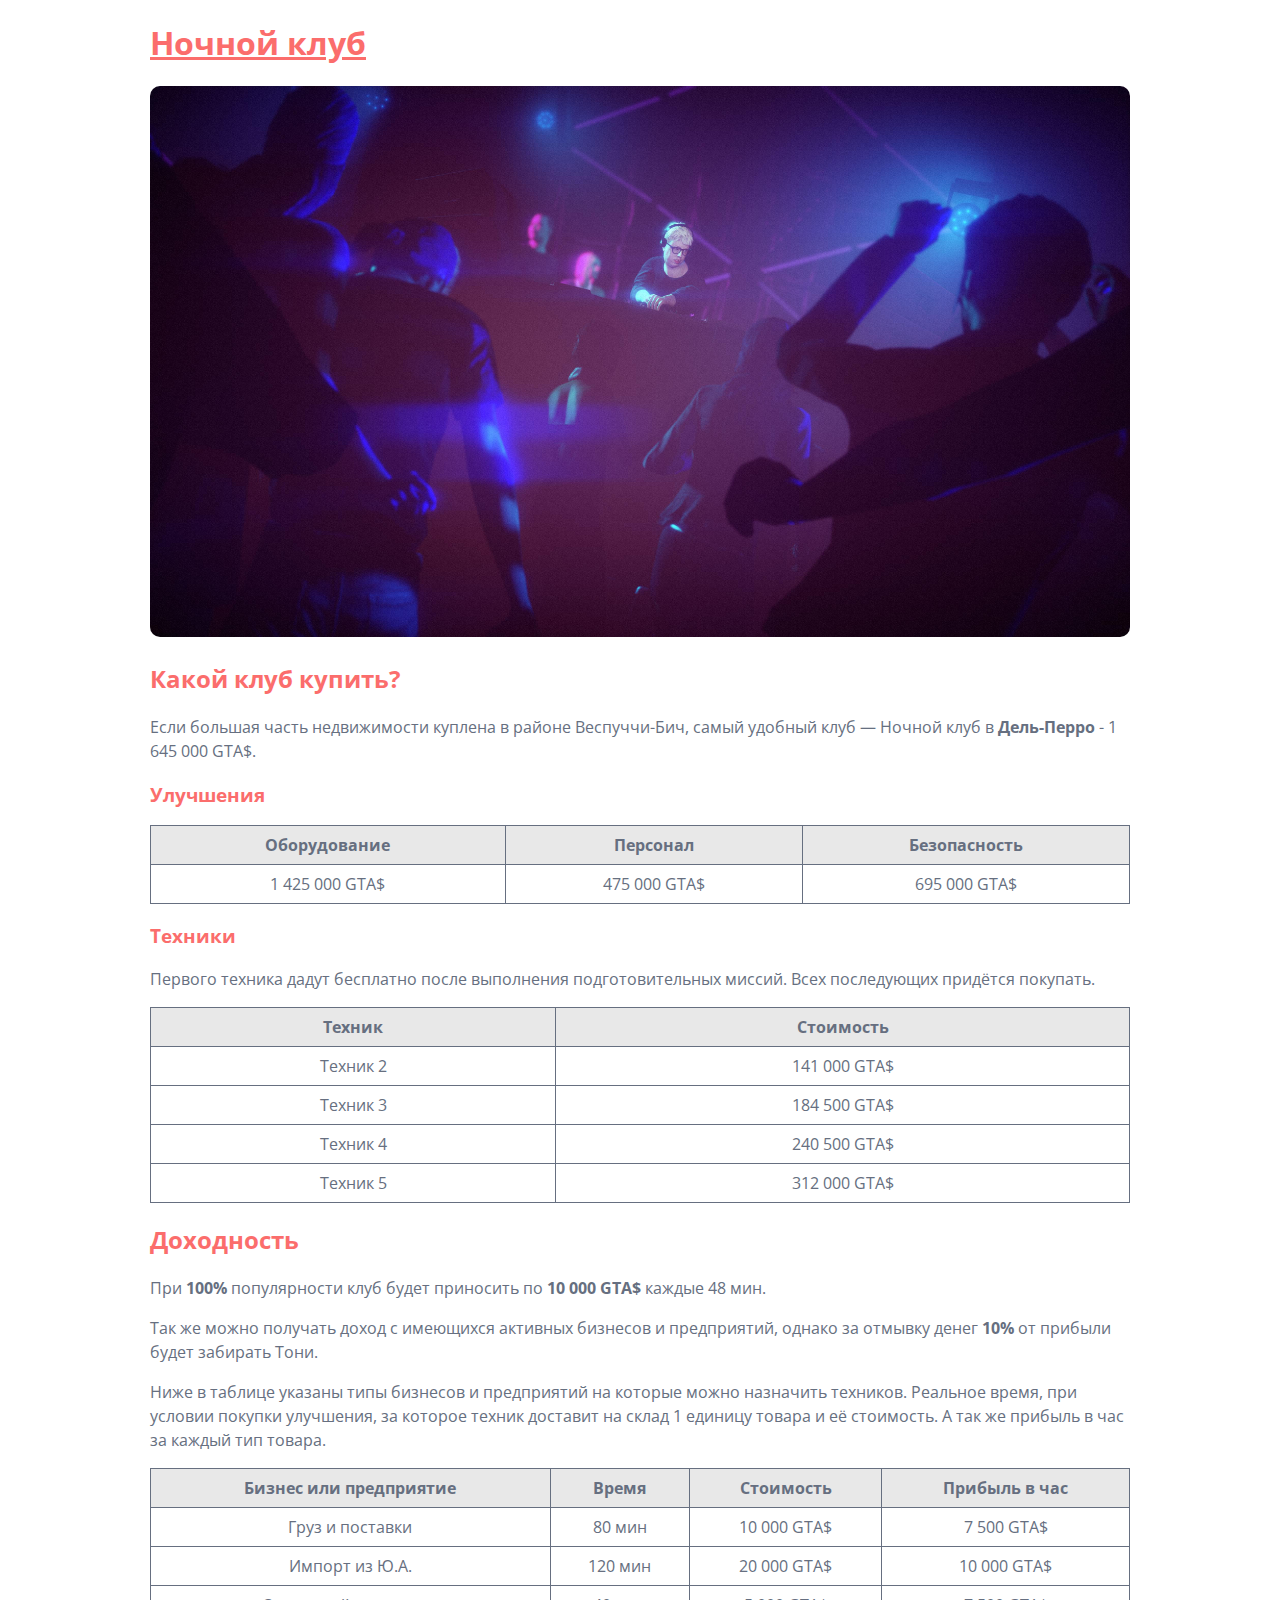
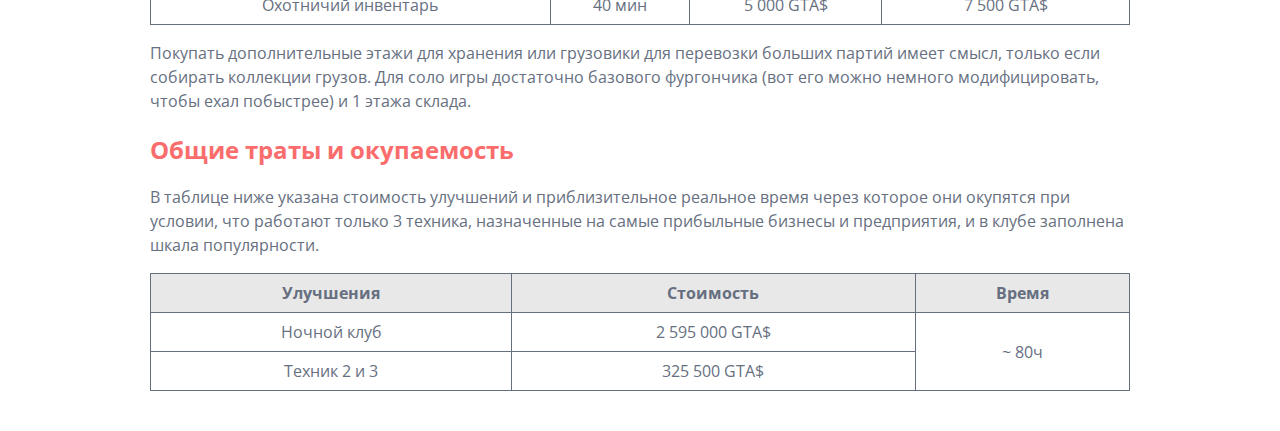
<file: articles/games/_games-night-club.html>
<!DOCTYPE html>
<html lang="ru">

<head>
	<meta charset="UTF-8">
	<meta http-equiv="X-UA-Compatible" content="IE=edge">
	<meta name="viewport" content="width=device-width, initial-scale=1.0">
	<link rel="stylesheet" href="../../article.css">
	<link rel="shortcut icon" href="../../images/page-logo.png" type="image/x-icon">
	<title>Ночной клуб</title>
</head>

<body>
	<div class="container">
		<main>
			<h1>Ночной клуб</h1>
			<img src="../../images/night-club.jpg" alt="">
			<h2>Какой клуб купить?</h2>
			<p>
				Если большая часть недвижимости куплена в районе Веспуччи-Бич, самый удобный клуб — Ночной клуб
				в <b>Дель-Перро</b> - 1 645 000 GTA$.
			</p>
			<h3>Улучшения</h3>
			<table>
				<thead>
					<tr>
						<th>Оборудование</th>
						<th>Персонал</th>
						<th>Безопасность</th>
					</tr>
				</thead>
				<tbody>
					<tr>
						<td>1 425 000 GTA$</td>
						<td>475 000 GTA$</td>
						<td>695 000 GTA$</td>
					</tr>
				</tbody>
			</table>
			<h3>Техники</h3>
			<p>
				Первого техника дадут бесплатно после выполнения подготовительных миссий. Всех последующих
				придётся покупать.
			</p>
			<table>
				<thead>
					<tr>
						<th>Техник</th>
						<th>Стоимость</th>
					</tr>
				</thead>
				<tbody>
					<tr>
						<td>Техник 2</td>
						<td>141 000 GTA$</td>
					</tr>
					<tr>
						<td>Техник 3</td>
						<td>184 500 GTA$</td>
					</tr>
					<tr>
						<td>Техник 4</td>
						<td>240 500 GTA$</td>
					</tr>
					<tr>
						<td>Техник 5</td>
						<td>312 000 GTA$</td>
					</tr>
				</tbody>
			</table>
			<h2>Доходность</h2>
			<p>
				При <b>100%</b> популярности клуб будет приносить по <b>10 000 GTA$</b> каждые 48 мин.
			</p>
			<p>
				Так же можно получать доход с имеющихся активных бизнесов и предприятий, однако за отмывку денег
				<b>10%</b> от прибыли будет забирать Тони.
			</p>
			<p>
				Ниже в таблице указаны типы бизнесов и предприятий на которые можно назначить техников.
				Реальное время, при условии покупки улучшения, за которое техник доставит на склад 1 единицу
				товара и её стоимость. А так же прибыль в час за каждый тип товара.
			</p>
			<table>
				<thead>
					<tr>
						<th>Бизнес или предприятие</th>
						<th>Время</th>
						<th>Стоимость</th>
						<th>Прибыль в час</th>
					</tr>
				</thead>
				<tbody>
					<tr>
						<td>Груз и поставки</td>
						<td>80 мин</td>
						<td>10 000 GTA$</td>
						<td>7 500 GTA$</td>
					</tr>
					<tr>
						<td>Импорт из Ю.А.</td>
						<td>120 мин</td>
						<td>20 000 GTA$</td>
						<td>10 000 GTA$</td>
					</tr>
					<tr>
						<td>Охотничий инвентарь</td>
						<td>40 мин</td>
						<td>5 000 GTA$</td>
						<td>7 500 GTA$</td>
					</tr>
				</tbody>
			</table>
			<p>
				Покупать дополнительные этажи для хранения или грузовики для перевозки больших партий имеет
				смысл,
				только если собирать коллекции грузов. Для соло игры достаточно базового
				фургончика
				(вот его можно немного модифицировать, чтобы ехал побыстрее) и 1 этажа склада.
			</p>
			<h2>Общие траты и окупаемость</h2>
			<p>
				В таблице ниже указана стоимость улучшений и приблизительное реальное
				время через которое они окупятся при условии, что работают только 3 техника, назначенные на
				самые
				прибыльные бизнесы и предприятия, и в клубе заполнена шкала популярности.
			</p>
			<table>
				<thead>
					<th>Улучшения</th>
					<th>Стоимость</th>
					<th>Время</th>
				</thead>
				<tbody>
					<tr>
						<td>Ночной клуб</td>
						<td>2 595 000 GTA$</td>
						<td rowspan="2">~ 80ч</td>
					</tr>
					<tr>
						<td>Техник 2 и 3</td>
						<td>325 500 GTA$</td>
					</tr>
				</tbody>
			</table>
		</main>
	</div>
</body>

</html>
</file>
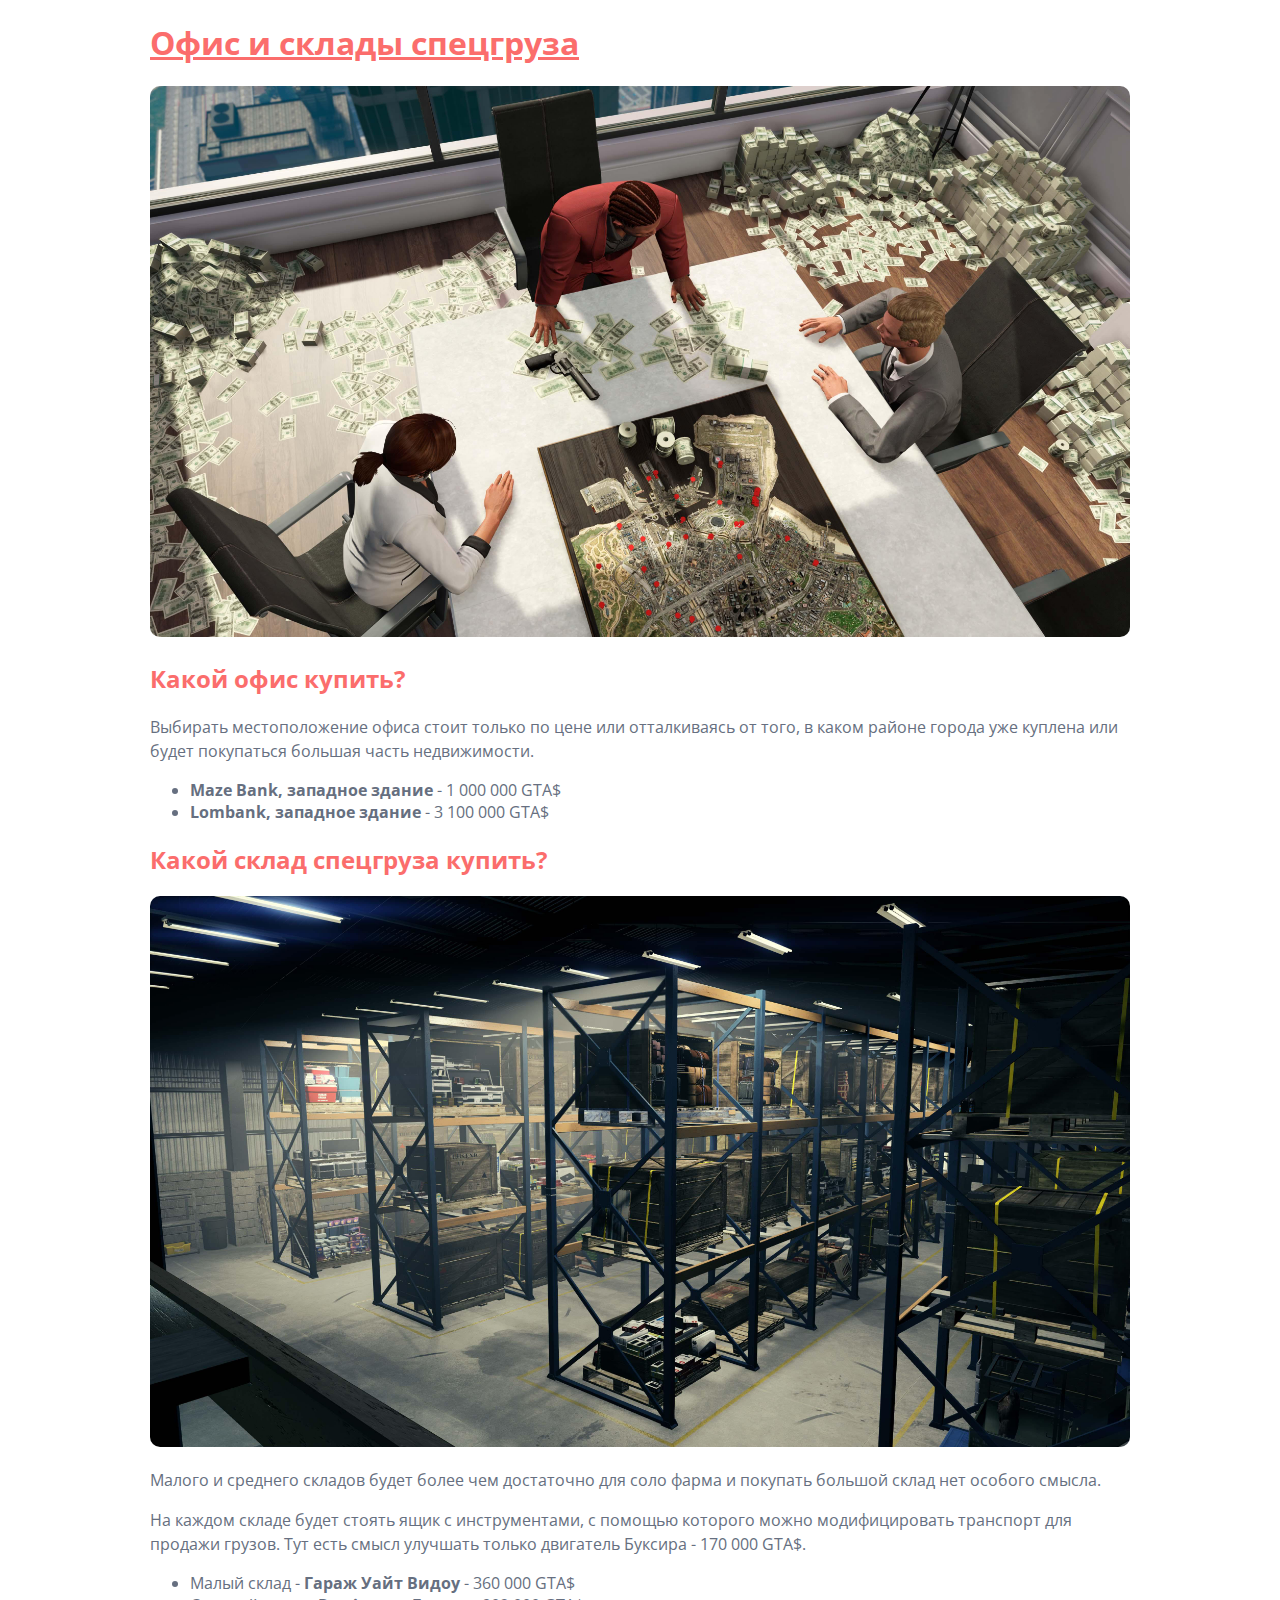
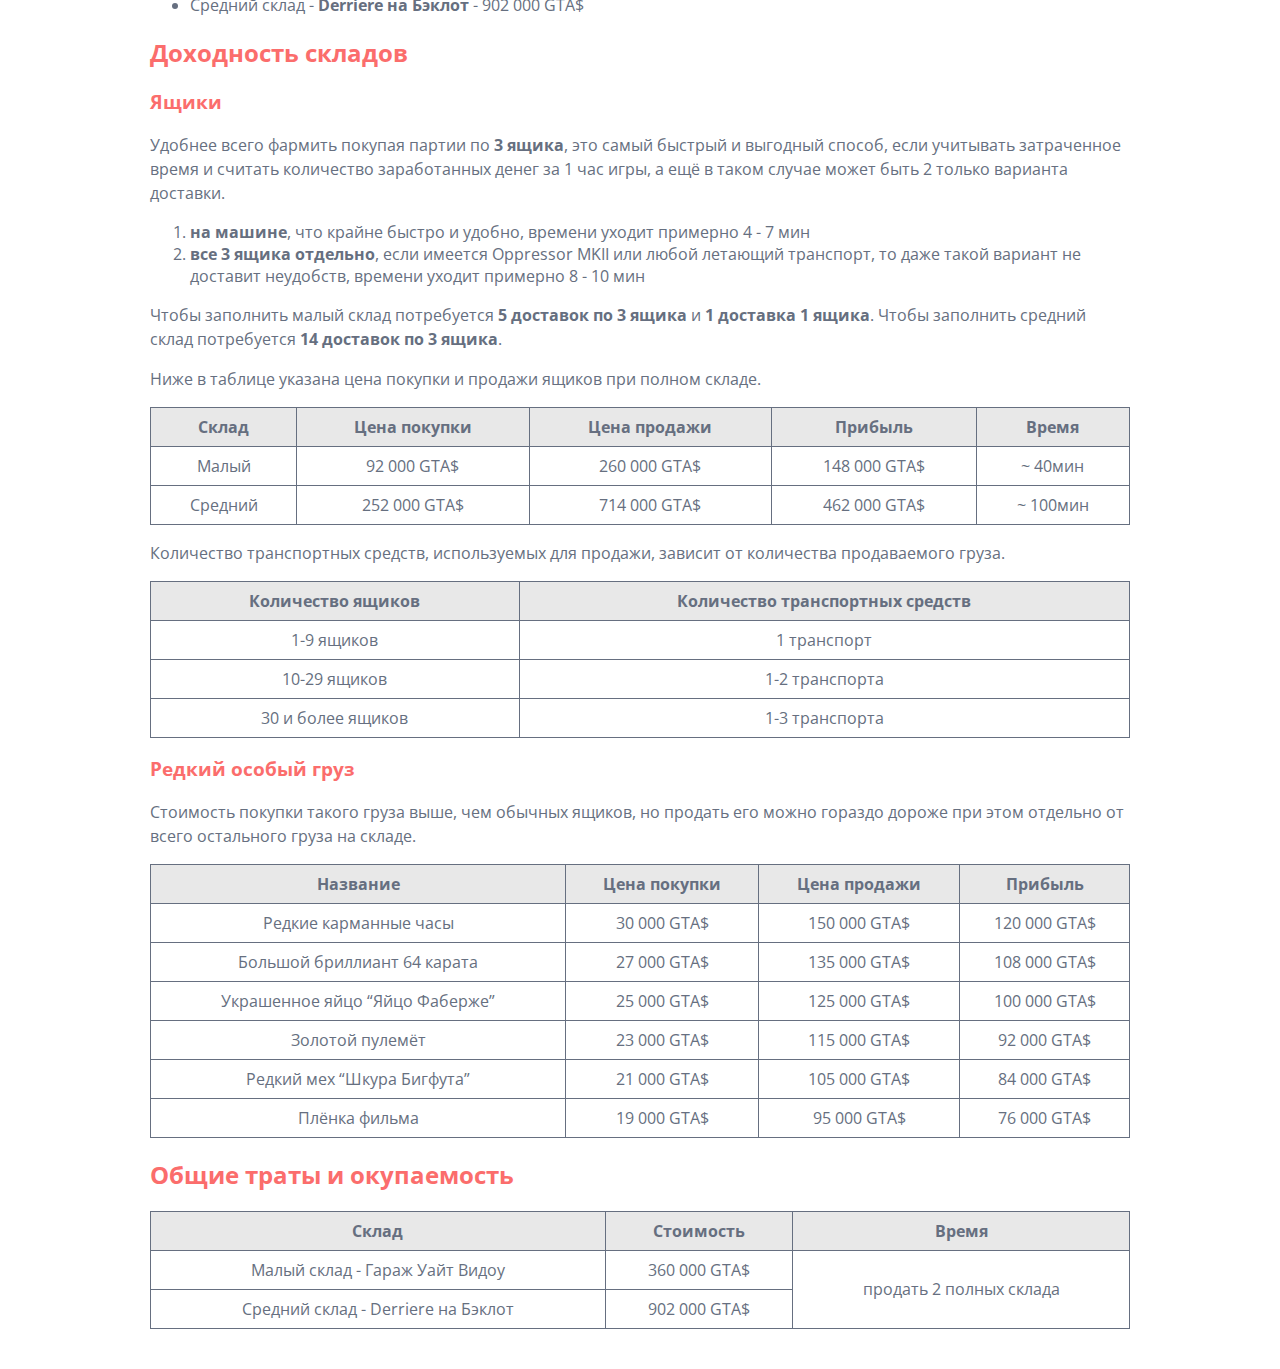
<file: articles/games/_games-office-warehouse.html>
<!DOCTYPE html>
<html lang="ru">

<head>
	<meta charset="UTF-8">
	<meta http-equiv="X-UA-Compatible" content="IE=edge">
	<meta name="viewport" content="width=device-width, initial-scale=1.0">
	<link rel="stylesheet" href="../../article.css">
	<link rel="shortcut icon" href="../../images/page-logo.png" type="image/x-icon">
	<title>Офис и склады спецгруза</title>
</head>

<body>
	<div class="container">
		<main>
			<h1>Офис и склады спецгруза</h1>
			<img src="../../images/office.jpg" alt="">
			<h2>Какой офис купить?</h2>
			<p>
				Выбирать местоположение офиса стоит только по цене или отталкиваясь от того, в каком
				районе города уже куплена или будет покупаться большая часть недвижимоcти.
			</p>
			<ul>
				<li><b>Maze Bank, западное здание</b> - 1 000 000 GTA$</li>
				<li><b>Lombank, западное здание</b> - 3 100 000
					GTA$</li>
			</ul>
			<h2>Какой склад спецгруза купить?</h2>
			<img src="../../images/warehouse.jpg" alt="">
			<p>Малого и среднего складов будет более чем достаточно для соло фарма и покупать большой склад нет особого
				смысла.</p>
			<p>
				На каждом складе будет стоять ящик с инструментами, с помощью которого можно модифицировать
				транспорт для продажи грузов. Тут есть смысл улучшать только двигатель Буксира - 170 000 GTA$.
			</p>
			<ul>
				<li>Малый склад - <b>Гараж Уайт Видоу</b> - 360 000 GTA$</li>
				<li>Средний склад - <b>Derriere на Бэклот</b> - 902 000 GTA$</li>
			</ul>
			<h2>Доходность складов</h2>
			<h3>Ящики</h3>
			<p>
				Удобнее всего фармить покупая партии по <b>3 ящика</b>, это самый быстрый и выгодный способ,
				если учитывать затраченное время и считать количество заработанных денег за 1 час игры, а ещё в таком случае
				может быть 2 только варианта доставки.
			</p>
			<ol>
				<li><b>на машине</b>, что крайне быстро и удобно, времени уходит примерно 4 - 7 мин</li>
				<li><b>все 3 ящика отдельно</b>, если имеется Oppressor MKII или любой летающий транспорт, то даже такой вариант
					не доставит неудобств, времени уходит примерно 8 - 10 мин</li>
			</ol>
			<p>
				Чтобы заполнить малый склад потребуется <b>5 доставок по 3 ящика</b> и <b>1 доставка 1 ящика</b>. Чтобы
				заполнить средний склад потребуется <b>14 доставок по 3 ящика</b>.
			</p>
			<p>Ниже в таблице указана цена покупки и продажи ящиков при полном складе.</p>
			<table>
				<thead>
					<tr>
						<th>Склад</th>
						<th>Цена покупки</th>
						<th>Цена продажи</th>
						<th>Прибыль</th>
						<th>Время</th>
					</tr>
				</thead>
				<tbody>
					<tr>
						<td>Малый</td>
						<td>92 000 GTA$</td>
						<td>260 000 GTA$</td>
						<td>148 000 GTA$</td>
						<td>~ 40мин</td>
					</tr>
					<tr>
						<td>Средний</td>
						<td>252 000 GTA$</td>
						<td>714 000 GTA$</td>
						<td>462 000 GTA$</td>
						<td>~ 100мин</td>
					</tr>
				</tbody>
			</table>
			<p>Количество транспортных средств, используемых для продажи, зависит от количества продаваемого груза.</p>
			<table>
				<thead>
					<tr>
						<th>Количество ящиков</th>
						<th>Количество транспортных средств</th>
					</tr>
				</thead>
				<tbody>
					<tr>
						<td>1-9 ящиков</td>
						<td>1 транспорт</td>
					</tr>
					<tr>
						<td>10-29 ящиков</td>
						<td>1-2 транспорта</td>
					</tr>
					<tr>
						<td>30 и более ящиков</td>
						<td>1-3 транспорта</td>
					</tr>
				</tbody>
			</table>
			<h3>Редкий особый груз</h3>
			<p>Стоимость покупки такого груза выше, чем обычных ящиков, но продать его можно гораздо дороже при этом отдельно
				от всего остального груза на складе.
			</p>
			<table>
				<thead>
					<tr>
						<th>Название</th>
						<th>Цена покупки</th>
						<th>Цена продажи</th>
						<th>Прибыль</th>
					</tr>
				</thead>
				<tbody>
					<tr>
						<td>Редкие карманные часы</td>
						<td>30 000 GTA$</td>
						<td>150 000 GTA$</td>
						<td>120 000 GTA$</td>
					</tr>
					<tr>
						<td>Большой бриллиант 64 карата</td>
						<td>27 000 GTA$</td>
						<td>135 000 GTA$</td>
						<td>108 000 GTA$</td>
					</tr>
					<tr>
						<td>Украшенное яйцо “Яйцо Фаберже”</td>
						<td>25 000 GTA$</td>
						<td>125 000 GTA$</td>
						<td>100 000 GTA$</td>
					</tr>
					<tr>
						<td>Золотой пулемёт</td>
						<td>23 000 GTA$</td>
						<td>115 000 GTA$</td>
						<td>92 000 GTA$</td>
					</tr>
					<tr>
						<td>Редкий мех “Шкура Бигфута”</td>
						<td>21 000 GTA$</td>
						<td>105 000 GTA$</td>
						<td>84 000 GTA$</td>
					</tr>
					<tr>
						<td>Плёнка фильма</td>
						<td>19 000 GTA$</td>
						<td>95 000 GTA$</td>
						<td>76 000 GTA$</td>
					</tr>
				</tbody>
			</table>
			<h2>Общие траты и окупаемость</h2>
			<p></p>
			<table>
				<thead>
					<tr>
						<th>Склад</th>
						<th>Стоимость</th>
						<th>Время</th>
					</tr>
				</thead>
				<tbody>
					<tr>
						<td>Малый склад - Гараж Уайт Видоу</td>
						<td>360 000 GTA$</td>
						<td rowspan="2">продать 2 полных склада</td>
					</tr>
					<tr>
						<td>Средний склад - Derriere на Бэклот</td>
						<td>902 000 GTA$</td>
					</tr>
				</tbody>
			</table>
		</main>
	</div>
</body>

</html>
</file>
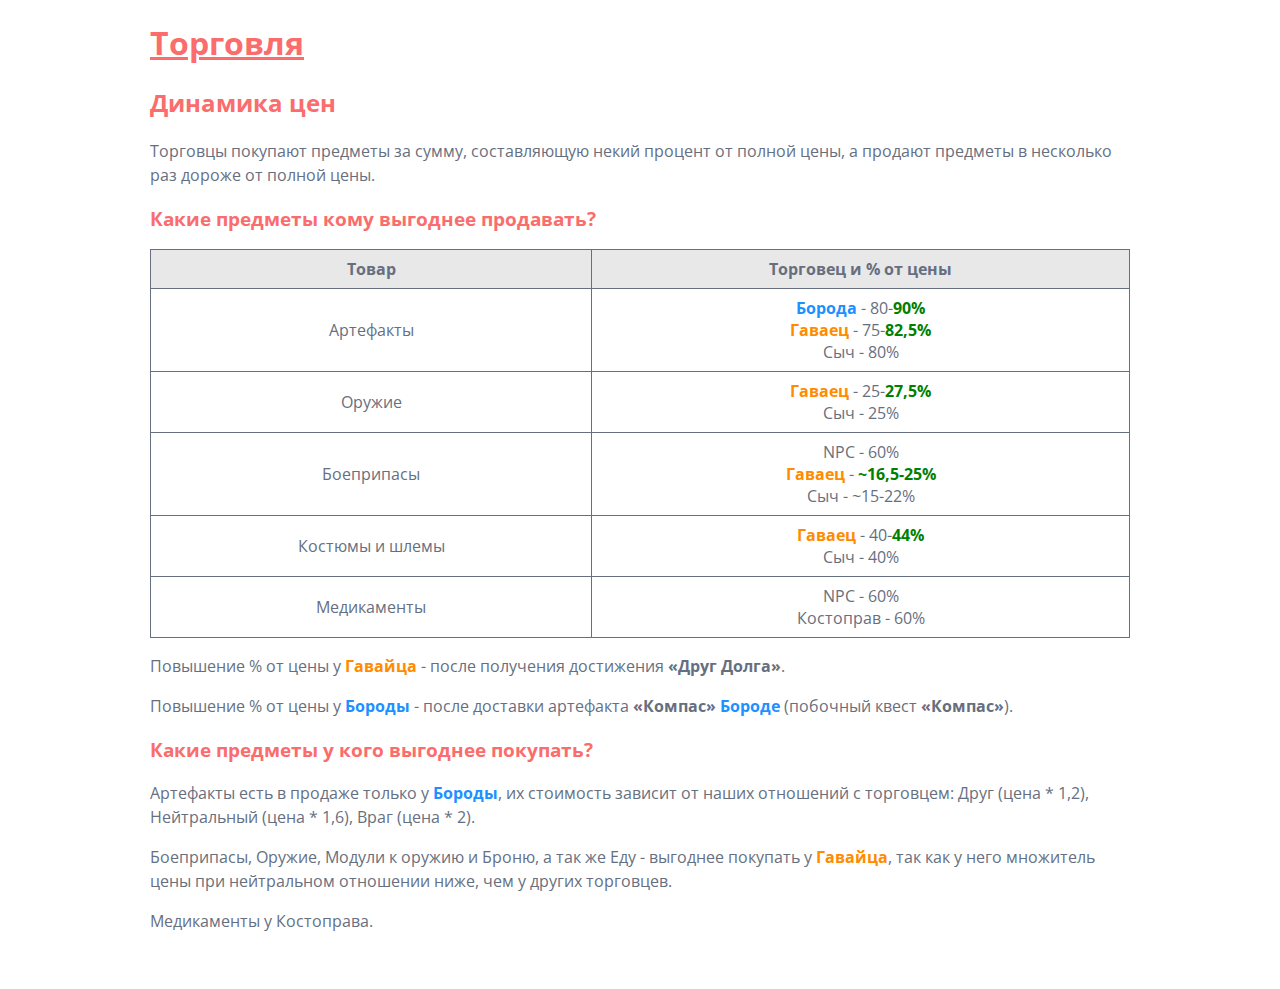
<file: articles/games/_games-trading.html>
<!DOCTYPE html>
<html lang="ru">

<head>
	<meta charset="UTF-8">
	<meta http-equiv="X-UA-Compatible" content="IE=edge">
	<meta name="viewport" content="width=device-width, initial-scale=1.0">
	<link rel="stylesheet" href="../../article.css">
	<link rel="shortcut icon" href="../../images/page-logo.png" type="image/x-icon">
	<title>Торговля</title>
</head>

<body>
	<div class="container">
		<main>
			<h1>Торговля</h1>
			<h2>Динамика цен</h2>
			<p>Торговцы покупают предметы за сумму, составляющую некий процент от полной цены, а продают
				предметы в несколько раз дороже от полной цены.</p>
			<h3>Какие предметы кому выгоднее продавать?</h3>
			<table>
				<thead>
					<tr>
						<th>Товар</th>
						<th>Торговец и % от цены</th>
					</tr>
				</thead>
				<tbody>
					<tr>
						<td>Артефакты</td>
						<td>
							<span class="text-color-blue">Борода</span> - 80-<span class="text-color-green">90%</span>
							<br>
							<span class="text-color-orange">Гаваец</span> - 75-<span class="text-color-green">82,5%</span>
							<br>
							Сыч - 80%
						</td>
					</tr>
					<tr>
						<td>Оружие</td>
						<td>
							<span class="text-color-orange">Гаваец</span> - 25-<span class="text-color-green">27,5%</span>
							<br>
							Сыч - 25%
						</td>
					</tr>
					<tr>
						<td>Боеприпасы</td>
						<td>
							NPC - 60%
							<br>
							<span class="text-color-orange">Гаваец</span> - <span class="text-color-green">~16,5-25%</span>
							<br>
							Сыч - ~15-22%
						</td>
					</tr>
					<tr>
						<td>Костюмы и шлемы</td>
						<td>
							<span class="text-color-orange">Гаваец</span> - 40-<span class="text-color-green">44%</span>
							<br>
							Сыч - 40%
						</td>
					</tr>
					<tr>
						<td>Медикаменты</td>
						<td>
							NPC - 60%
							<br>
							Костоправ - 60%
						</td>
					</tr>
				</tbody>
			</table>
			<p>Повышение % от цены у <span class="text-color-orange">Гавайца</span> - после получения достижения
				<b>«Друг Долга»</b>.
			</p>
			<p>Повышение % от цены у <span class="text-color-blue">Бороды</span> - после доставки артефакта
				<b>«Компас»</b> <span class="text-color-blue">Бороде</span> (побочный квест <b>«Компас»</b>).
			</p>
			<h3>Какие предметы у кого выгоднее покупать?</h3>
			<p>Артефакты есть в продаже только у <span class="text-color-blue">Бороды</span>, их стоимость
				зависит от наших отношений с торговцем: Друг (цена * 1,2), Нейтральный (цена * 1,6), Враг (цена
				* 2).</p>
			<p>Боеприпасы, Оружие, Модули к оружию и Броню, а так же Еду - выгоднее покупать у <span
					class="text-color-orange">Гавайца</span>, так как у него множитель цены при нейтральном
				отношении ниже, чем у других торговцев.</p>
			<p>Медикаменты у Костоправа.</p>
		</main>
	</div>
</body>

</html>
</file>
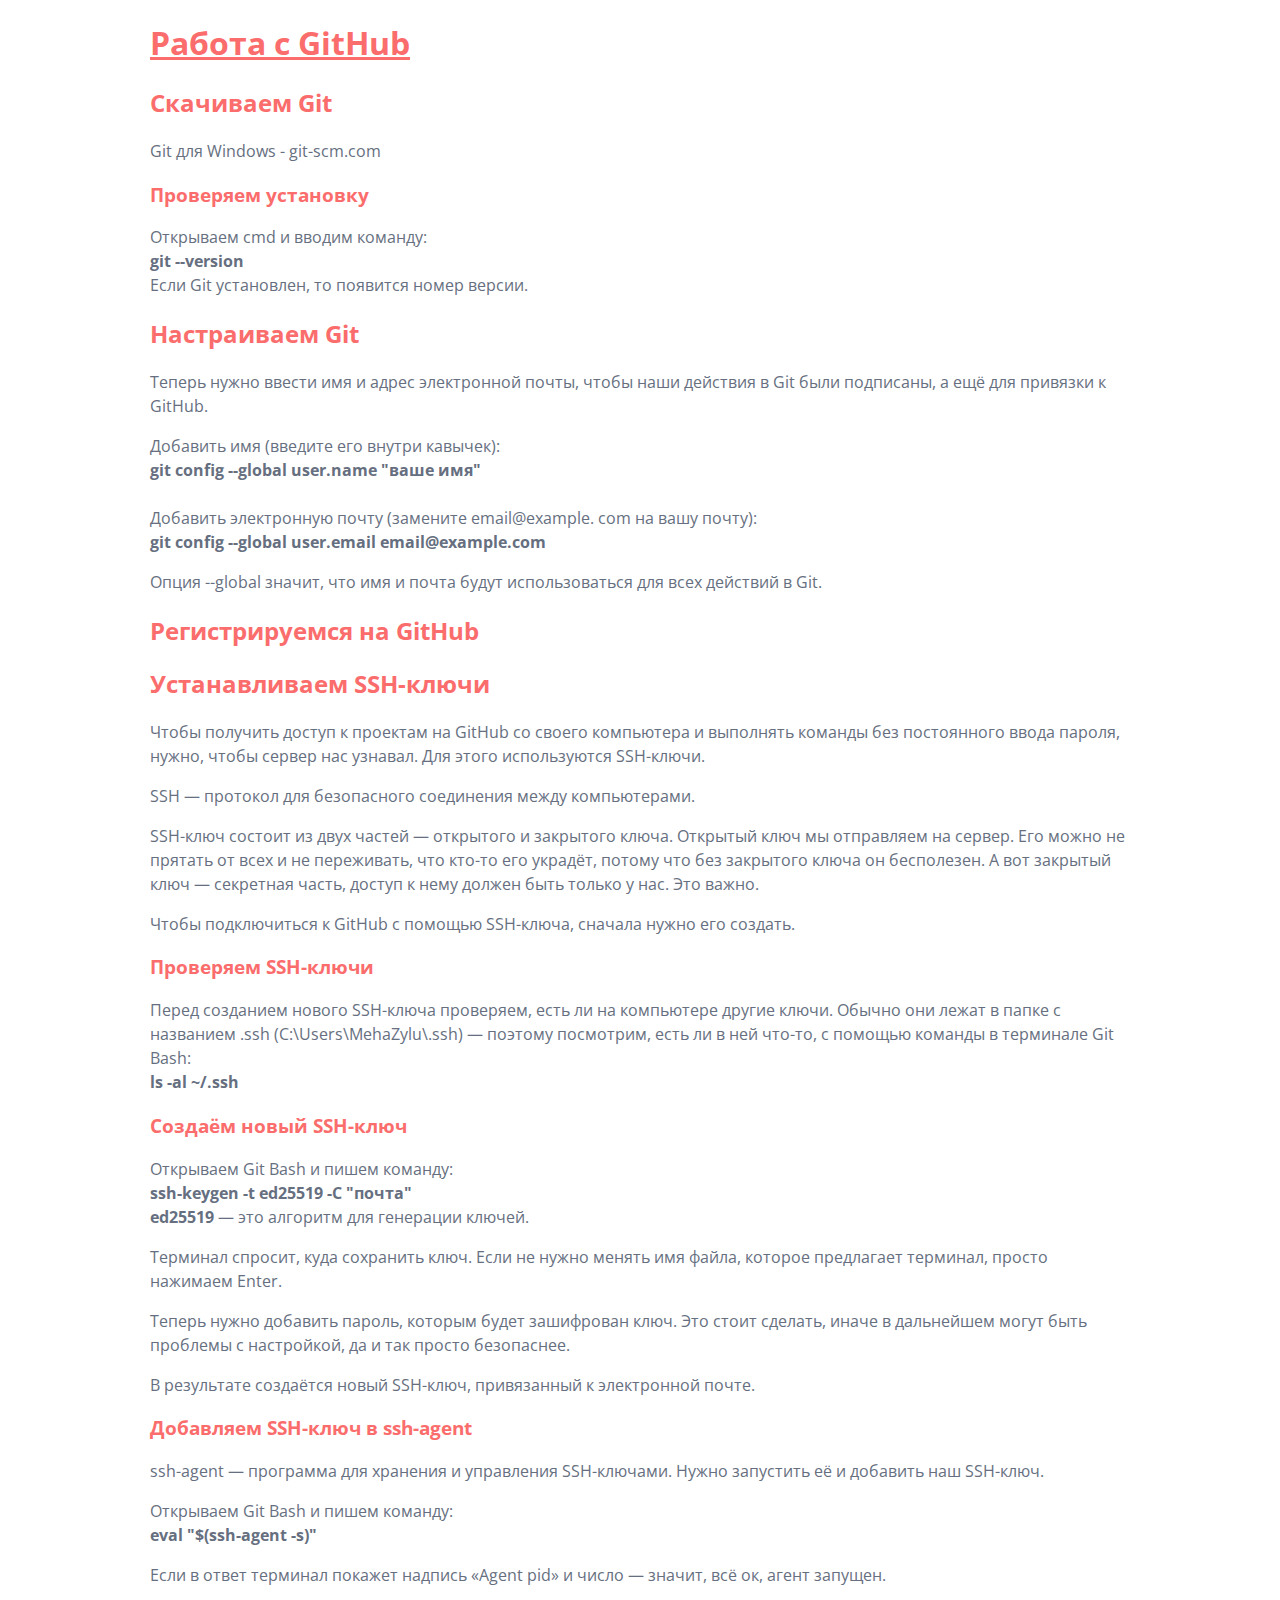
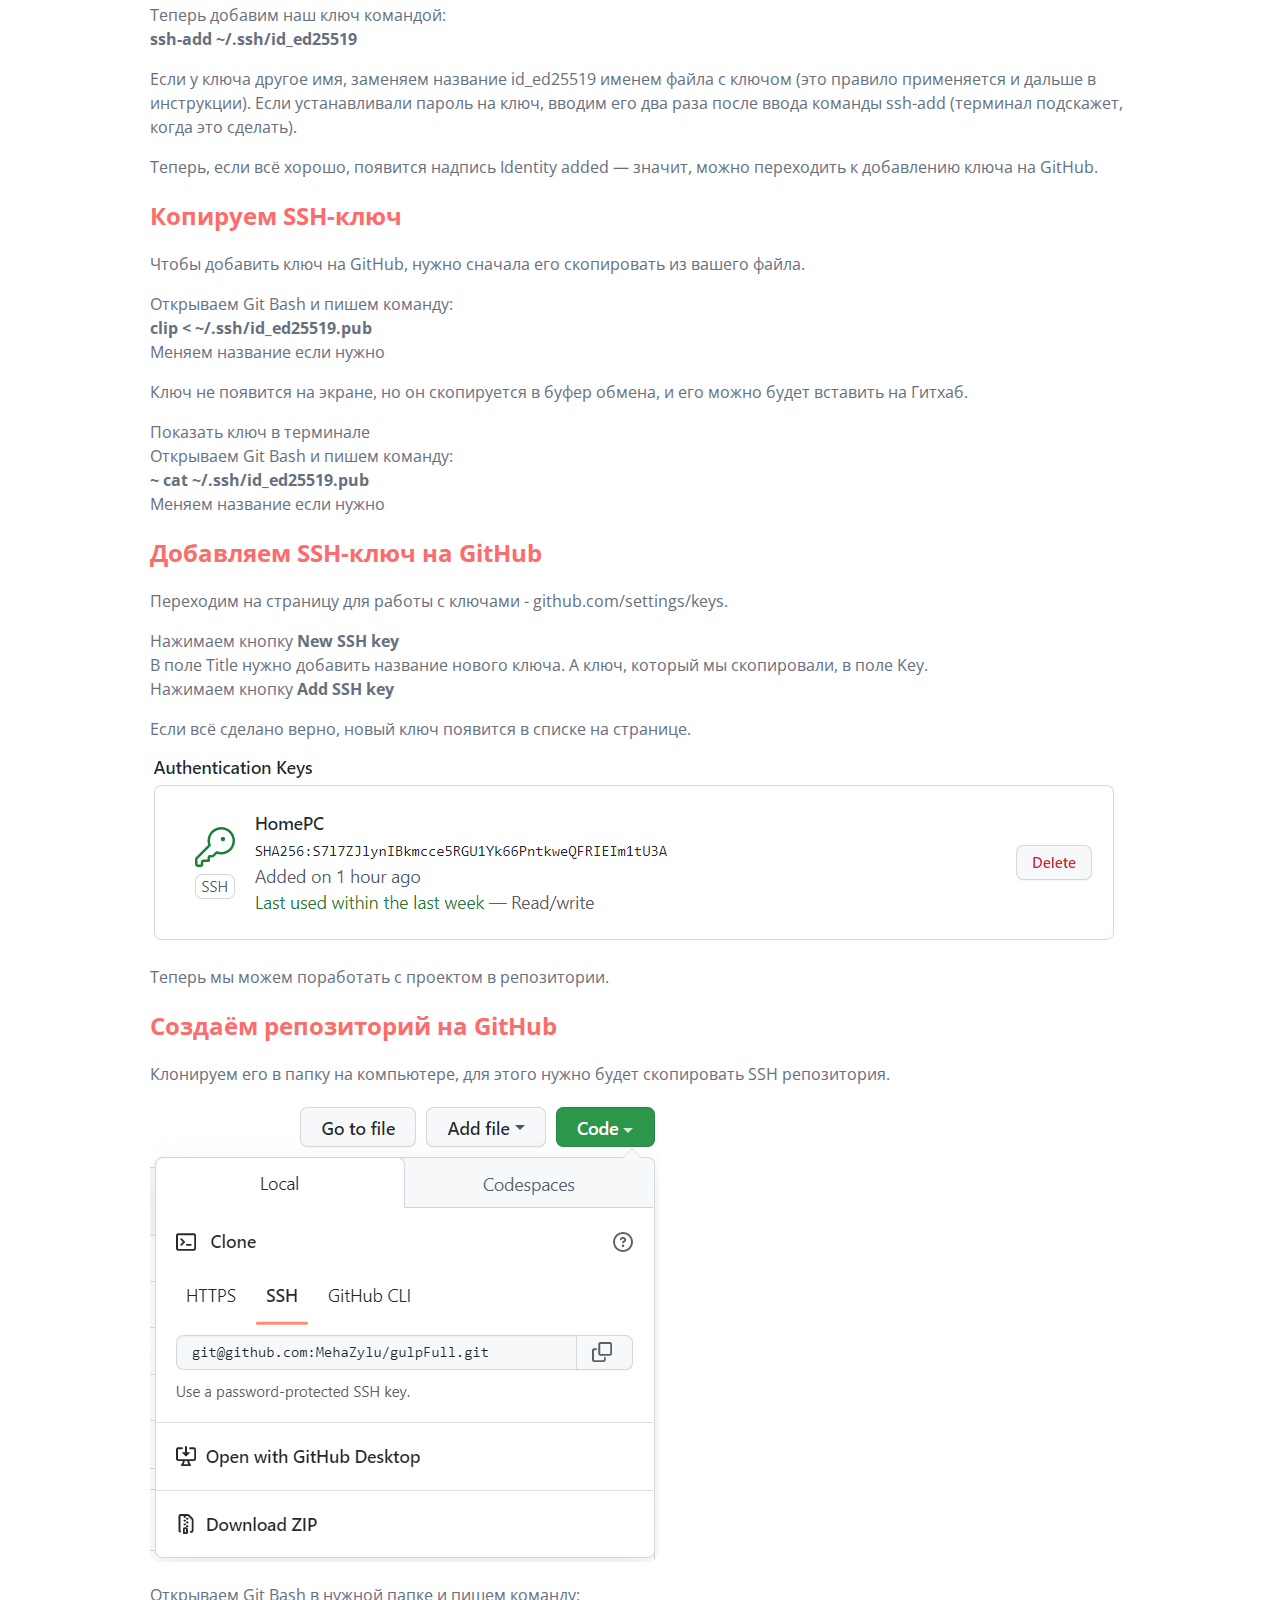
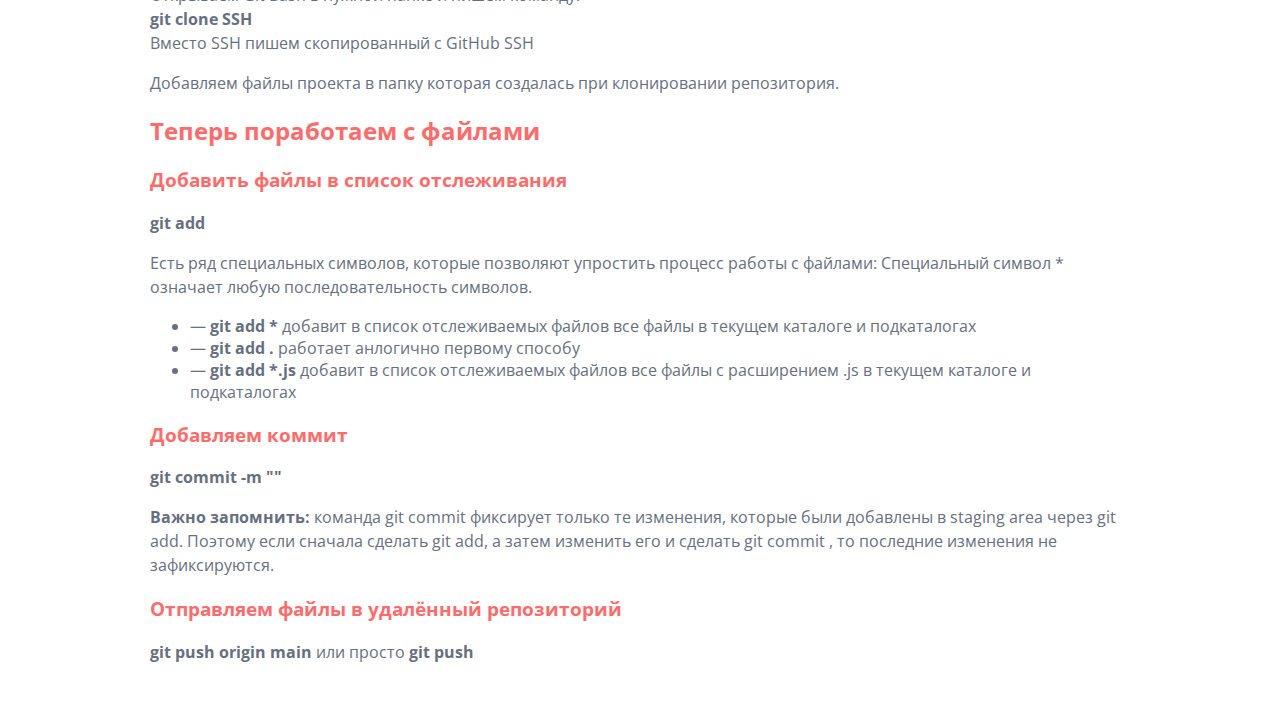
<file: articles/it/_it-github.html>
<!DOCTYPE html>
<html lang="ru">

<head>
	<meta charset="UTF-8">
	<meta http-equiv="X-UA-Compatible" content="IE=edge">
	<meta name="viewport" content="width=device-width, initial-scale=1.0">
	<link rel="stylesheet" href="../../article.css">
	<link rel="shortcut icon" href="../../images/page-logo.png" type="image/x-icon">
	<title>Начало работы с GitHub</title>
</head>

<body>
	<div class="container">
		<main>
			<h1>Работа с GitHub</h1>
			<h2>Скачиваем Git</h2>
			<p>Git для Windows - <a href="https://git-scm.com/download/win" target="_blank">git-scm.com</a></p>
			<h3>Проверяем установку</h3>
			<p>
				Открываем cmd и вводим команду: <br>
				<b>git --version</b> <br>
				Если Git установлен, то появится номер версии.
			</p>
			<h2>Настраиваем Git</h2>
			<p>Теперь нужно ввести имя и адрес электронной почты, чтобы наши действия в Git были подписаны, а ещё для привязки
				к GitHub.</p>
			<p>
				Добавить имя (введите его внутри кавычек): <br>
				<b>git config --global user.name "ваше имя"</b> <br> <br>
				Добавить электронную почту (замените email@example. com на вашу почту): <br>
				<b>git config --global user.email email@example.com</b>
			</p>
			<p>Опция --global значит, что имя и почта будут использоваться для всех действий в Git.</p>
			<h2>Регистрируемся на GitHub</h2>
			<h2>Устанавливаем SSH-ключи</h2>
			<p>Чтобы получить доступ к проектам на GitHub со своего компьютера и выполнять команды без постоянного ввода
				пароля, нужно,
				чтобы сервер нас узнавал. Для этого используются SSH-ключи.</p>
			<p>SSH — протокол для безопасного соединения между компьютерами.</p>
			<p>SSH-ключ состоит из двух частей — открытого и закрытого ключа. Открытый ключ мы отправляем на сервер. Его можно
				не
				прятать от всех и не переживать, что кто-то его украдёт, потому что без закрытого ключа он бесполезен. А вот
				закрытый
				ключ — секретная часть, доступ к нему должен быть только у нас. Это важно.</p>
			<p>Чтобы подключиться к GitHub с помощью SSH-ключа, сначала нужно его создать.</p>
			<h3>Проверяем SSH-ключи</h3>
			<p>Перед созданием нового SSH-ключа проверяем, есть ли на компьютере другие ключи. Обычно они лежат в папке с
				названием
				.ssh (C:\Users\MehaZylu\.ssh) — поэтому посмотрим, есть ли в ней что-то, с помощью команды в терминале Git Bash:
				<br>
				<b>ls -al ~/.ssh</b>
			</p>
			<h3>Создаём новый SSH-ключ</h3>
			<p>
				Открываем Git Bash и пишем команду: <br>
				<b>ssh-keygen -t ed25519 -C "почта"</b> <br>
				<b>ed25519</b> — это алгоритм для генерации ключей.
			</p>
			<p>
				Терминал спросит, куда сохранить ключ. Если не нужно менять имя файла, которое предлагает терминал, просто
				нажимаем
				Enter.
			</p>
			<p>Теперь нужно добавить пароль, которым будет зашифрован ключ. Это стоит сделать, иначе в дальнейшем могут быть
				проблемы с
				настройкой, да и так просто безопаснее.</p>
			<p>В результате создаётся новый SSH-ключ, привязанный к электронной почте.</p>
			<h3>Добавляем SSH-ключ в ssh-agent</h3>
			<p>ssh-agent — программа для хранения и управления SSH-ключами. Нужно запустить её и добавить наш SSH-ключ.</p>
			<p>Открываем Git Bash и пишем команду: <br>
				<b>eval "$(ssh-agent -s)"</b>
			</p>
			<p>Если в ответ терминал покажет надпись «Agent pid» и число — значит, всё ок, агент запущен.</p>
			<p>Теперь добавим наш ключ командой: <br>
				<b>ssh-add ~/.ssh/id_ed25519</b>
			</p>
			<p>
				Если у ключа другое имя, заменяем название id_ed25519 именем файла с ключом (это правило применяется и дальше в
				инструкции). Если устанавливали пароль на ключ, вводим его два раза после ввода команды ssh-add (терминал
				подскажет,
				когда это сделать).
			</p>
			<p>
				Теперь, если всё хорошо, появится надпись Identity added — значит, можно переходить к добавлению ключа на
				GitHub.
			</p>
			<h2>Копируем SSH-ключ</h2>
			<p>Чтобы добавить ключ на GitHub, нужно сначала его скопировать из вашего файла.</p>
			<p>
				Открываем Git Bash и пишем команду: <br>
				<b>clip < ~/.ssh/id_ed25519.pub</b> <br>
						Меняем название если нужно
			</p>
			<p>Ключ не появится на экране, но он скопируется в буфер обмена, и его можно будет вставить на Гитхаб.</p>
			<p>
				Показать ключ в терминале <br>
				Открываем Git Bash и пишем команду: <br>
				<b>~ cat ~/.ssh/id_ed25519.pub</b> <br>
				Меняем название если нужно
			</p>
			<h2>Добавляем SSH-ключ на GitHub</h2>
			<p>Переходим на страницу для работы с ключами - <a href="https://github.com/settings/keys"
					target="_blank">github.com/settings/keys</a>.</p>
			<p>Нажимаем кнопку <b>New SSH key</b> <br>
				В поле Title нужно добавить название нового ключа. А ключ, который мы скопировали, в поле Key. <br>
				Нажимаем кнопку <b>Add SSH key</b>
			</p>
			<p>Если всё сделано верно, новый ключ появится в списке на странице.</p>
			<img src="../../images/it/_it-github/ssh-key.png" alt="">
			<p>Теперь мы можем поработать с проектом в репозитории.</p>
			<h2>Создаём репозиторий на GitHub</h2>
			<p>Клонируем его в папку на компьютере, для этого нужно будет скопировать SSH репозитория.</p>
			<img src="../../images/it/_it-github/repository-ssh.png" alt="">
			<p>
				Открываем Git Bash в нужной папке и пишем команду: <br>
				<b>git clone SSH</b> <br>
				Вместо SSH пишем скопированный с GitHub SSH
			</p>
			<p>Добавляем файлы проекта в папку которая создалась при клонировании репозитория.</p>
			<h2>Теперь поработаем с файлами</h2>
			<h3>Добавить файлы в список отслеживания</h3>
			<p><b>git add</b></p>
			<p>Есть ряд специальных символов, которые позволяют упростить процесс работы с файлами:
				Специальный символ * означает любую последовательность символов.
			<ul>
				<li>— <b>git add *</b> добавит в список отслеживаемых файлов все файлы в
					текущем каталоге и подкаталогах</li>
				<li>— <b>git add .</b> работает анлогично первому способу</li>
				<li>— <b>git add *.js</b> добавит в список отслеживаемых файлов все файлы с расширением .js в текущем каталоге и
					подкаталогах</li>
			</ul>
			</p>
			<h3>Добавляем коммит</h3>
			<p><b>git commit -m ""</b></p>
			<p><b>Важно запомнить:</b> команда git commit фиксирует только те изменения, которые были добавлены в staging area
				через
				git add.
				Поэтому если сначала сделать git add, а затем изменить его и сделать git commit , то последние изменения не
				зафиксируются.</p>
			<h3>Отправляем файлы в удалённый репозиторий</h3>
			<p>
				<b>git push origin main</b> или просто <b>git push</b>
			</p>
		</main>
	</div>
</body>

</html>
</file>
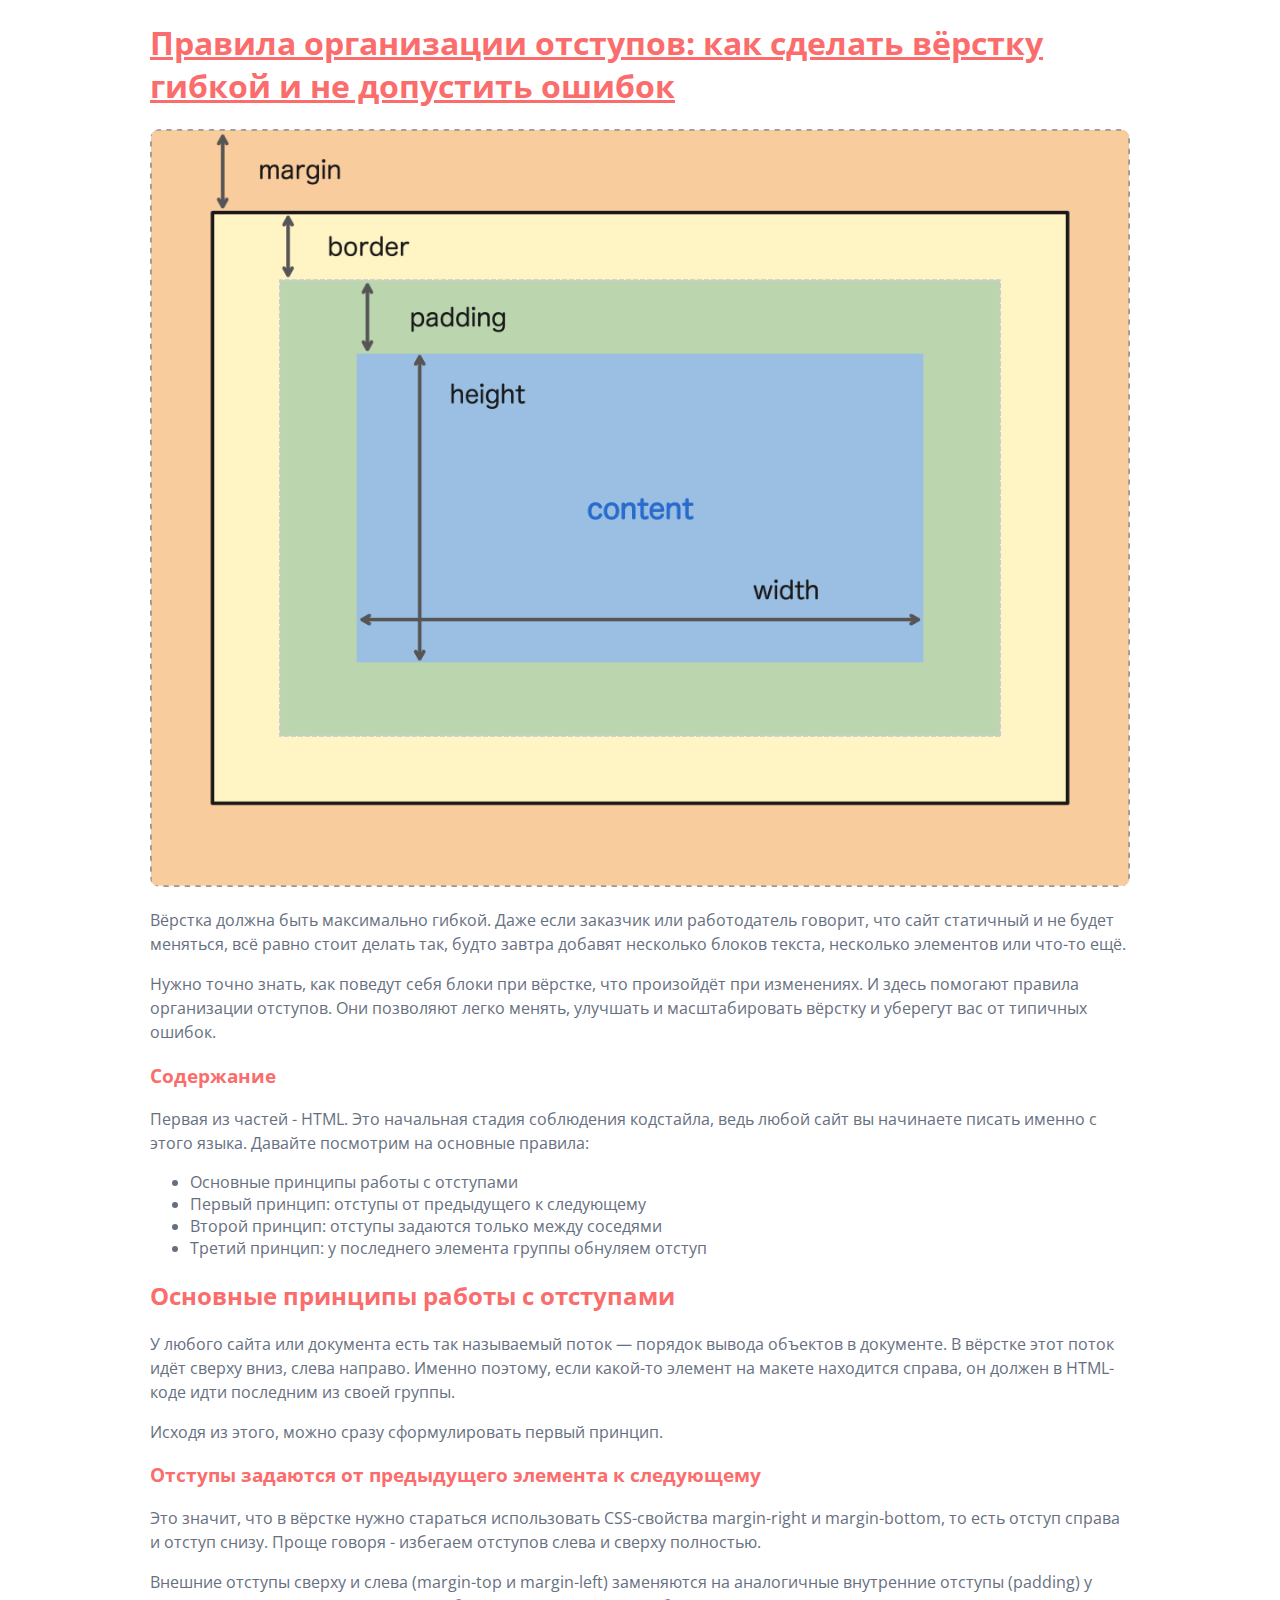
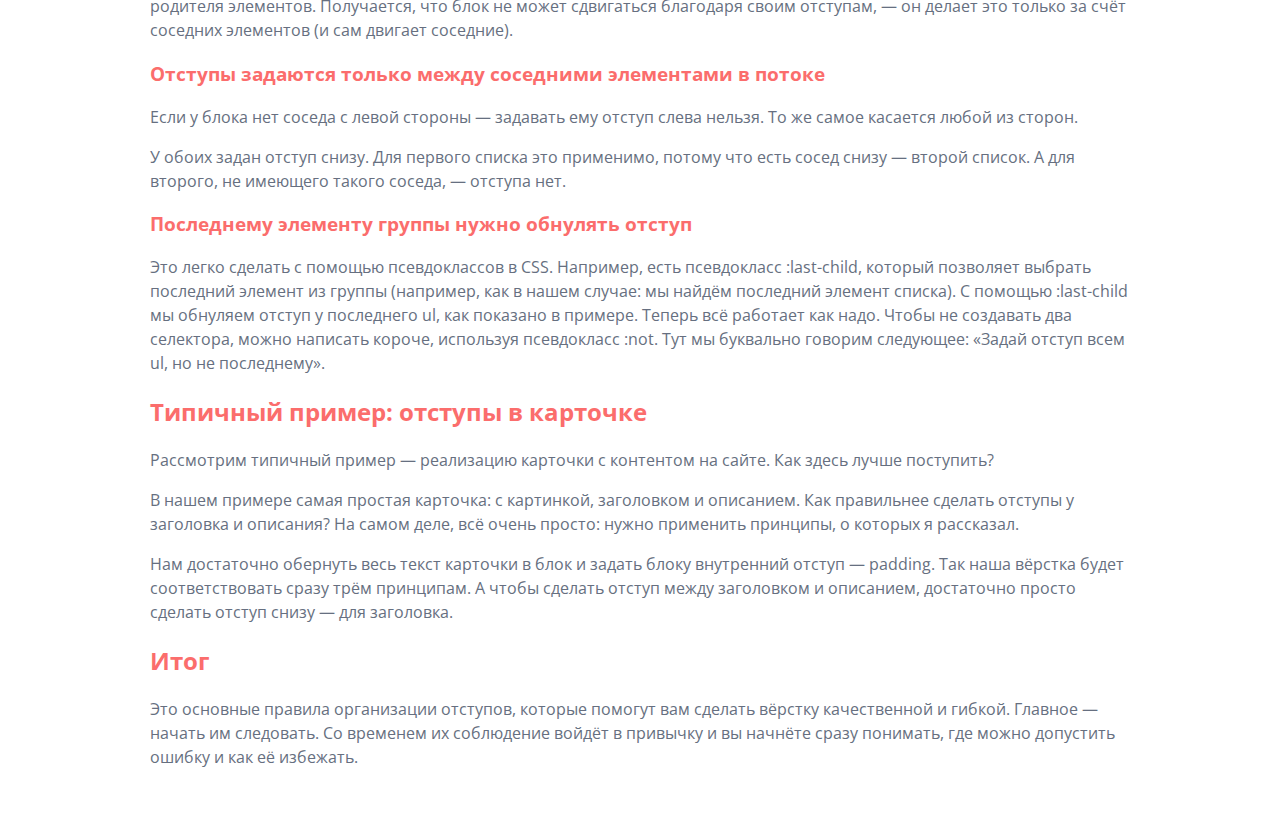
<file: articles/it/_it-layout.html>
<!DOCTYPE html>
<html lang="ru">

<head>
	<meta charset="UTF-8">
	<meta http-equiv="X-UA-Compatible" content="IE=edge">
	<meta name="viewport" content="width=device-width, initial-scale=1.0">
	<link rel="stylesheet" href="../../article.css">
	<link rel="shortcut icon" href="../../images/page-logo.png" type="image/x-icon">
	<title>Отступы в вёрстке</title>
</head>

<body>
	<div class="container">
		<main>
			<h1>Правила организации отступов: как сделать вёрстку гибкой и не допустить ошибок</h1>
			<img src="../../images/_it-layout.png" alt="">
			<p>Вёрстка должна быть максимально гибкой. Даже если заказчик или работодатель говорит, что сайт
				статичный и не будет меняться, всё равно стоит делать так, будто завтра добавят несколько блоков
				текста, несколько элементов или что-то ещё.</p>
			<p>Нужно точно знать, как поведут себя блоки при вёрстке, что произойдёт при изменениях. И здесь
				помогают правила организации отступов. Они позволяют легко менять, улучшать и масштабировать
				вёрстку и уберегут вас от типичных ошибок.</p>
			<h3>Содержание</h3>
			<p>Первая из частей - HTML. Это начальная стадия соблюдения кодстайла, ведь любой сайт вы начинаете
				писать именно с этого языка. Давайте посмотрим на основные правила:
			</p>
			<ul>
				<li>Основные принципы работы с отступами</li>
				<li>Первый принцип: отступы от предыдущего к следующему</li>
				<li>Второй принцип: отступы задаются только между соседями</li>
				<li>Третий принцип: у последнего элемента группы обнуляем отступ</li>
			</ul>
			<h2>Основные принципы работы с отступами</h2>
			<p>У любого сайта или документа есть так называемый поток — порядок вывода объектов в документе. В
				вёрстке этот поток идёт сверху вниз, слева направо. Именно поэтому, если какой-то элемент на
				макете находится справа, он должен в HTML-коде идти последним из своей группы.</p>
			<p>Исходя из этого, можно сразу сформулировать первый принцип.</p>
			<h3>Отступы задаются от предыдущего элемента к следующему</h3>
			<p>Это значит, что в вёрстке нужно стараться использовать CSS-свойства margin-right и margin-bottom,
				то есть отступ справа и отступ снизу. Проще говоря - избегаем отступов слева и сверху полностью.
			</p>
			<p>Внешние отступы сверху и слева (margin-top и margin-left) заменяются на аналогичные внутренние
				отступы (padding) у родителя элементов. Получается, что блок не может сдвигаться благодаря своим
				отступам, — он делает это только за счёт соседних элементов (и сам двигает соседние).
			</p>
			<h3>Отступы задаются только между соседними элементами в потоке</h3>
			<p>Если у блока нет соседа с левой стороны — задавать ему отступ слева нельзя. То же самое касается
				любой из сторон.</p>
			<p>У обоих задан отступ снизу. Для первого списка это применимо, потому что есть сосед снизу —
				второй список. А для второго, не имеющего такого соседа, — отступа нет.</p>
			<h3>Последнему элементу группы нужно обнулять отступ</h3>
			<p>Это легко сделать с помощью псевдоклассов в CSS. Например, есть псевдокласс :last-child, который
				позволяет выбрать последний элемент из группы (например, как в нашем случае: мы найдём последний
				элемент списка).

				С помощью :last-child мы обнуляем отступ у последнего ul, как показано в примере. Теперь всё
				работает как надо. Чтобы не создавать два селектора, можно написать короче, используя
				псевдокласс :not. Тут мы буквально говорим следующее: «Задай отступ всем ul, но не последнему».
			</p>
			<h2>Типичный пример: отступы в карточке</h2>
			<p>Рассмотрим типичный пример — реализацию карточки с контентом на сайте. Как здесь лучше поступить?
			</p>
			<p>В нашем примере самая простая карточка: с картинкой, заголовком и описанием. Как правильнее
				сделать отступы у заголовка и описания? На самом деле, всё очень просто: нужно применить
				принципы, о которых я рассказал.</p>
			<p>Нам достаточно обернуть весь текст карточки в блок и задать блоку внутренний отступ — padding.
				Так наша вёрстка будет соответствовать сразу трём принципам. А чтобы сделать отступ между
				заголовком и описанием, достаточно просто сделать отступ снизу — для заголовка.</p>
			<h2>Итог</h2>
			<p>Это основные правила организации отступов, которые помогут вам сделать вёрстку качественной и
				гибкой. Главное — начать им следовать. Со временем их соблюдение войдёт в привычку и вы начнёте
				сразу понимать, где можно допустить ошибку и как её избежать.</p>
		</main>
	</div>
</body>

</html>
</file>
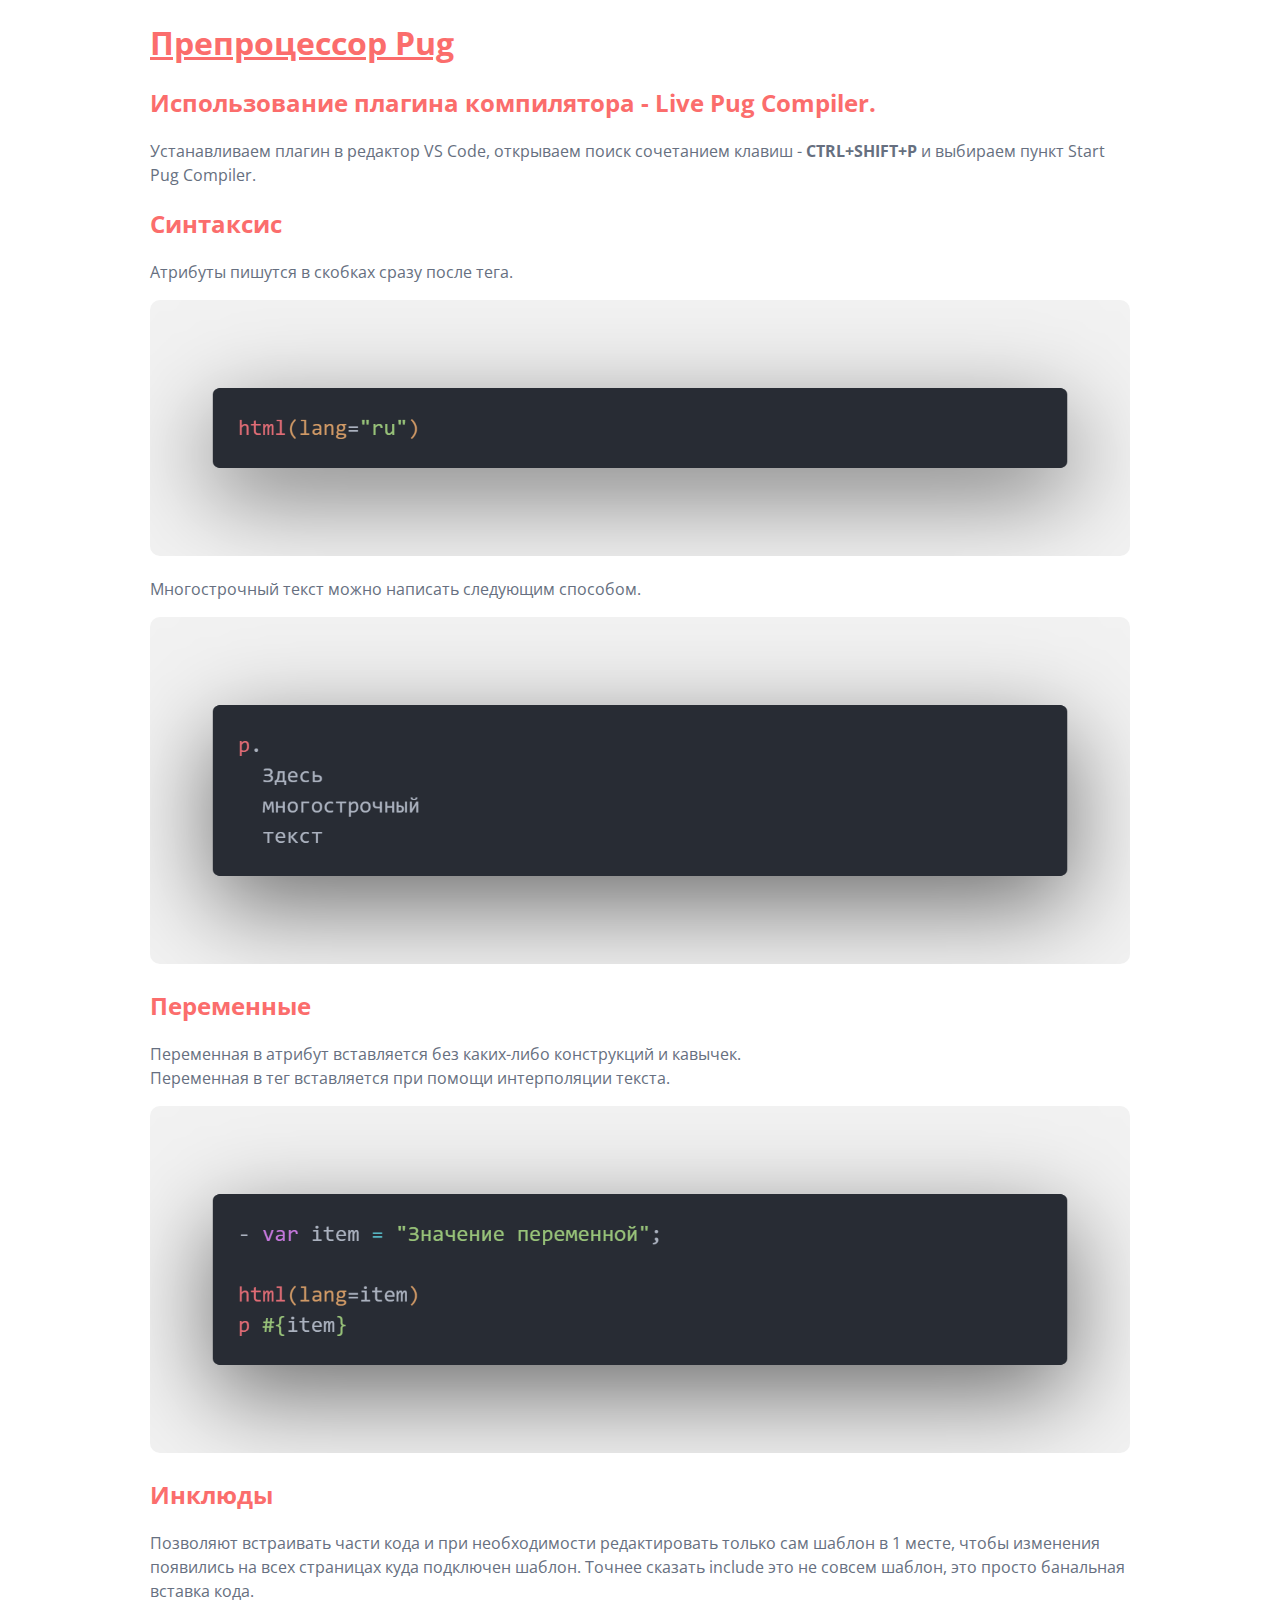
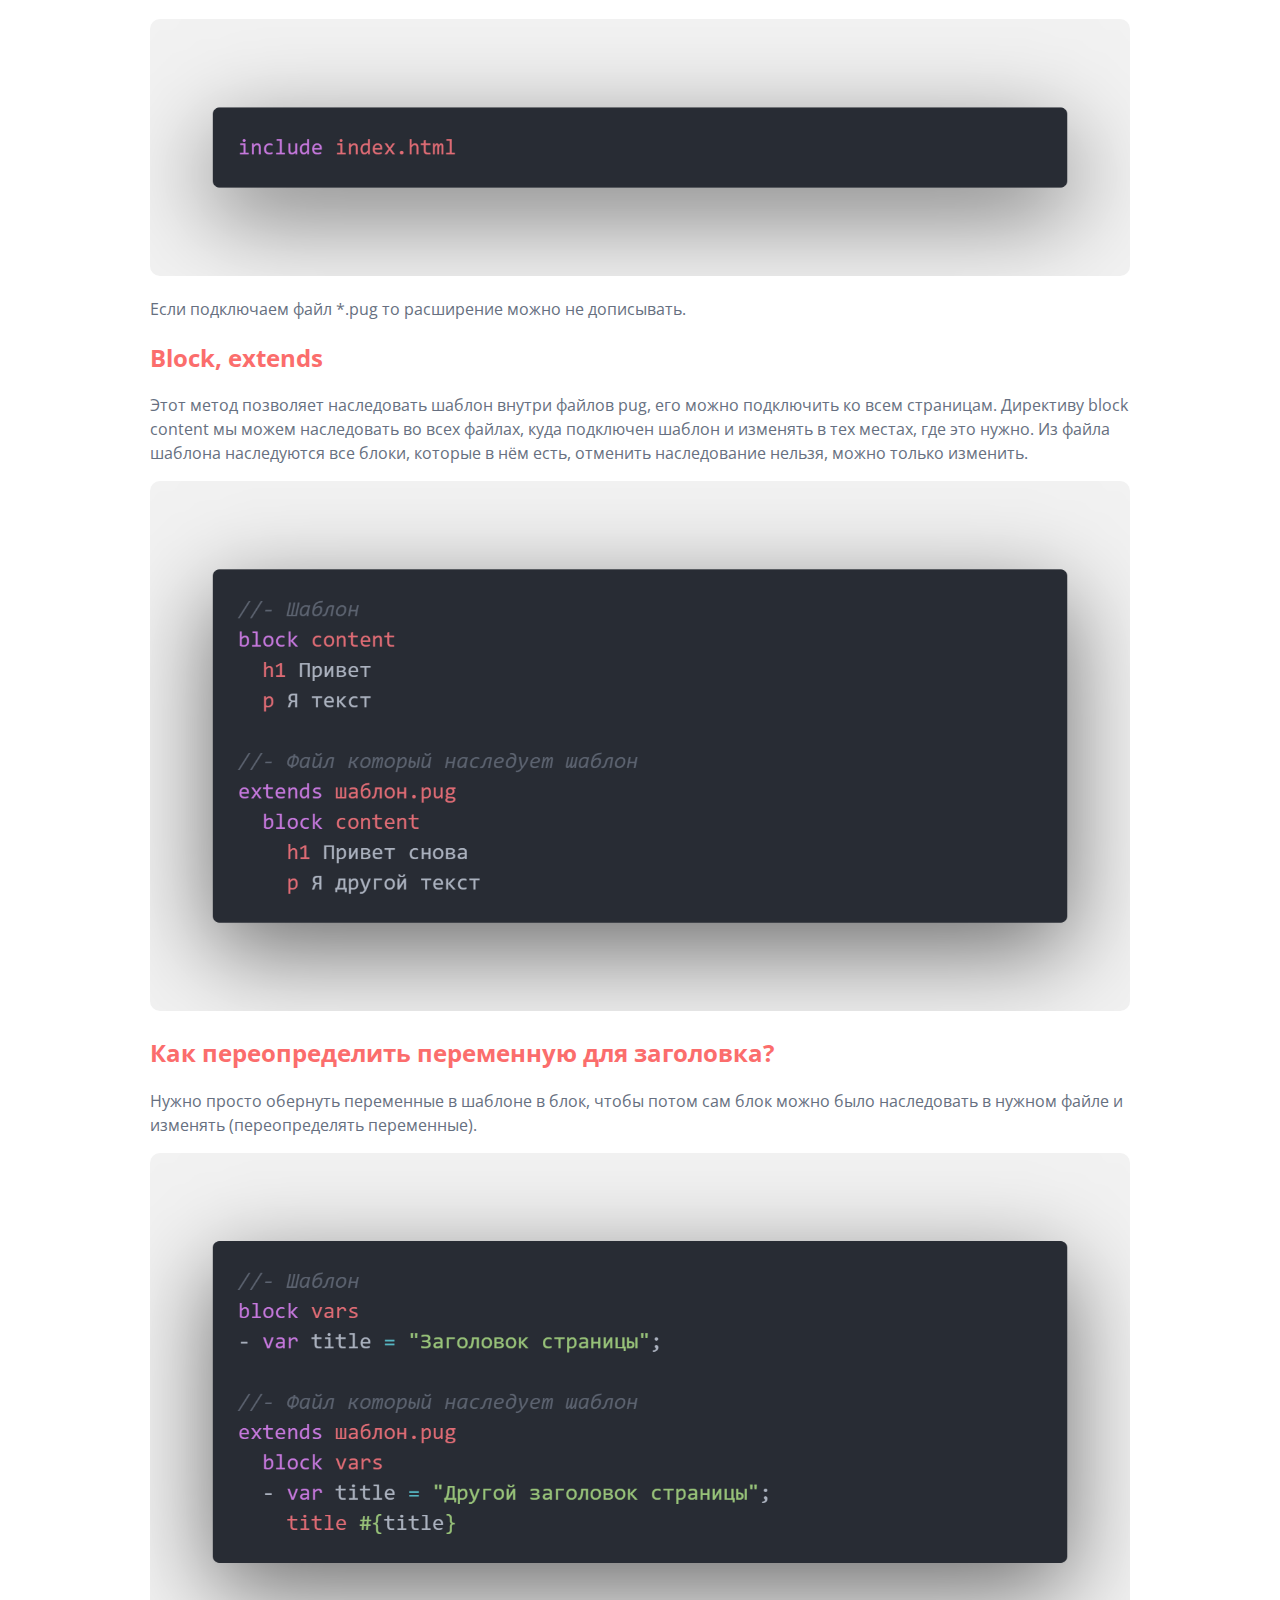
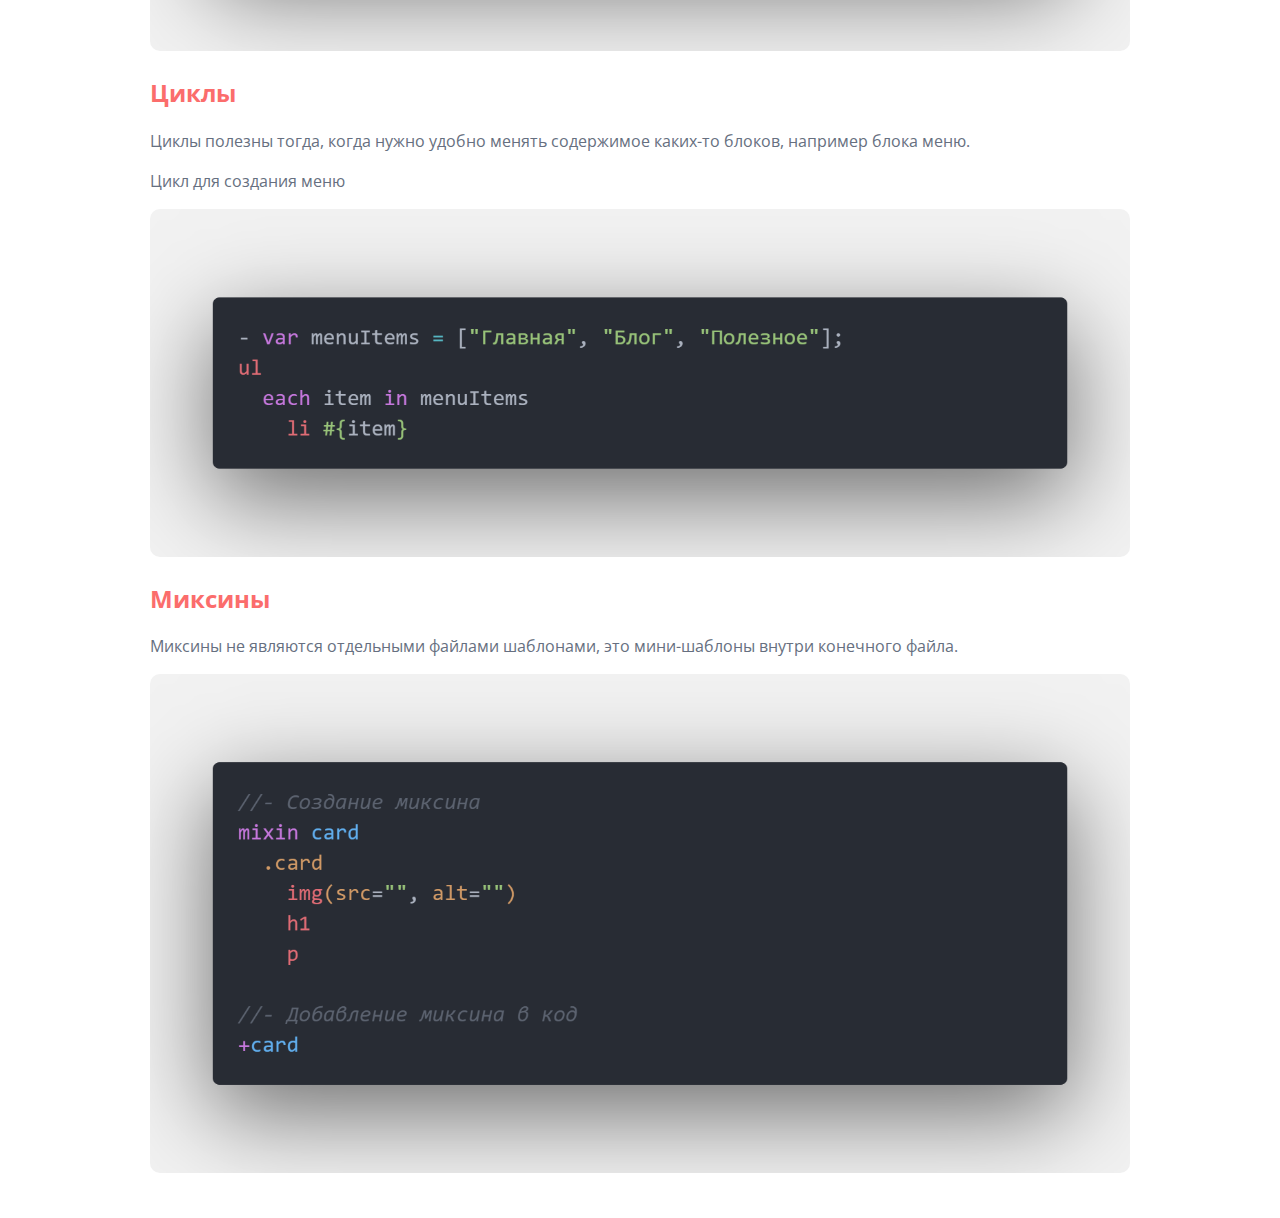
<file: articles/it/_it-pug.html>
<!DOCTYPE html>
<html lang="ru">

<head>
	<meta charset="UTF-8">
	<meta http-equiv="X-UA-Compatible" content="IE=edge">
	<meta name="viewport" content="width=device-width, initial-scale=1.0">
	<link rel="stylesheet" href="../../article.css">
	<link rel="shortcut icon" href="../../images/page-logo.png" type="image/x-icon">
	<title>Препроцессор Pug</title>
</head>

<body>
	<div class="container">
		<main>
			<h1>Препроцессор Pug</h1>
			<h2>Использование плагина компилятора - Live Pug Compiler.</h2>
			<p>
				Устанавливаем плагин в редактор VS Code, открываем поиск сочетанием клавиш - <b>CTRL+SHIFT+P</b> и выбираем
				пункт Start
				Pug
				Compiler.
			</p>
			<h2>Синтаксис</h2>
			<p>Атрибуты пишутся в скобках сразу после тега.</p>
			<img src="../../images/it/_it-pug/pug-examlpe-01.png" alt="">
			<p>Многострочный текст можно написать следующим способом.</p>
			<img src="../../images/it/_it-pug/pug-examlpe-02.png" alt="">
			<h2>Переменные</h2>
			<p>
				Переменная в атрибут вставляется без каких-либо конструкций и кавычек.
				<br>
				Переменная в тег вставляется при помощи интерполяции текста.
			</p>
			<img src="../../images/it/_it-pug/pug-examlpe-03.png" alt="">
			<h2>Инклюды</h2>
			<p>
				Позволяют встраивать части кода и при необходимости редактировать только сам шаблон в 1 месте, чтобы изменения
				появились
				на всех страницах куда подключен шаблон.
				Точнее сказать include это не совсем шаблон, это просто банальная вставка кода.
			</p>
			<img src="../../images/it/_it-pug/pug-examlpe-04.png" alt="">
			<p>Если подключаем файл *.pug то расширение можно не дописывать.</p>
			<h2>Block, extends</h2>
			<p>
				Этот метод позволяет наследовать шаблон внутри файлов pug, его можно подключить ко всем страницам.
				Директиву block content мы можем наследовать во всех файлах, куда подключен шаблон и изменять в тех местах, где
				это нужно. Из файла шаблона наследуются все блоки, которые в нём есть, отменить наследование нельзя, можно
				только изменить.
			</p>
			<img src="../../images/it/_it-pug/pug-examlpe-05.png" alt="">
			<h2>Как переопределить переменную для заголовка?</h2>
			<p>
				Нужно просто обернуть переменные в шаблоне в блок, чтобы потом сам блок можно было наследовать в нужном файле и
				изменять
				(переопределять переменные).
			</p>
			<img src="../../images/it/_it-pug/pug-examlpe-06.png" alt="">
			<h2>Циклы</h2>
			<p>Циклы полезны тогда, когда нужно удобно менять содержимое каких-то блоков, например блока меню.</p>
			<p>Цикл для создания меню</p>
			<img src="../../images/it/_it-pug/pug-examlpe-07.png" alt="">
			<h2>Миксины</h2>
			<p>Миксины не являются отдельными файлами шаблонами, это мини-шаблоны внутри конечного файла.</p>
			<img src="../../images/it/_it-pug/pug-examlpe-08.png" alt="">
		</main>
	</div>
</body>

</html>
</file>
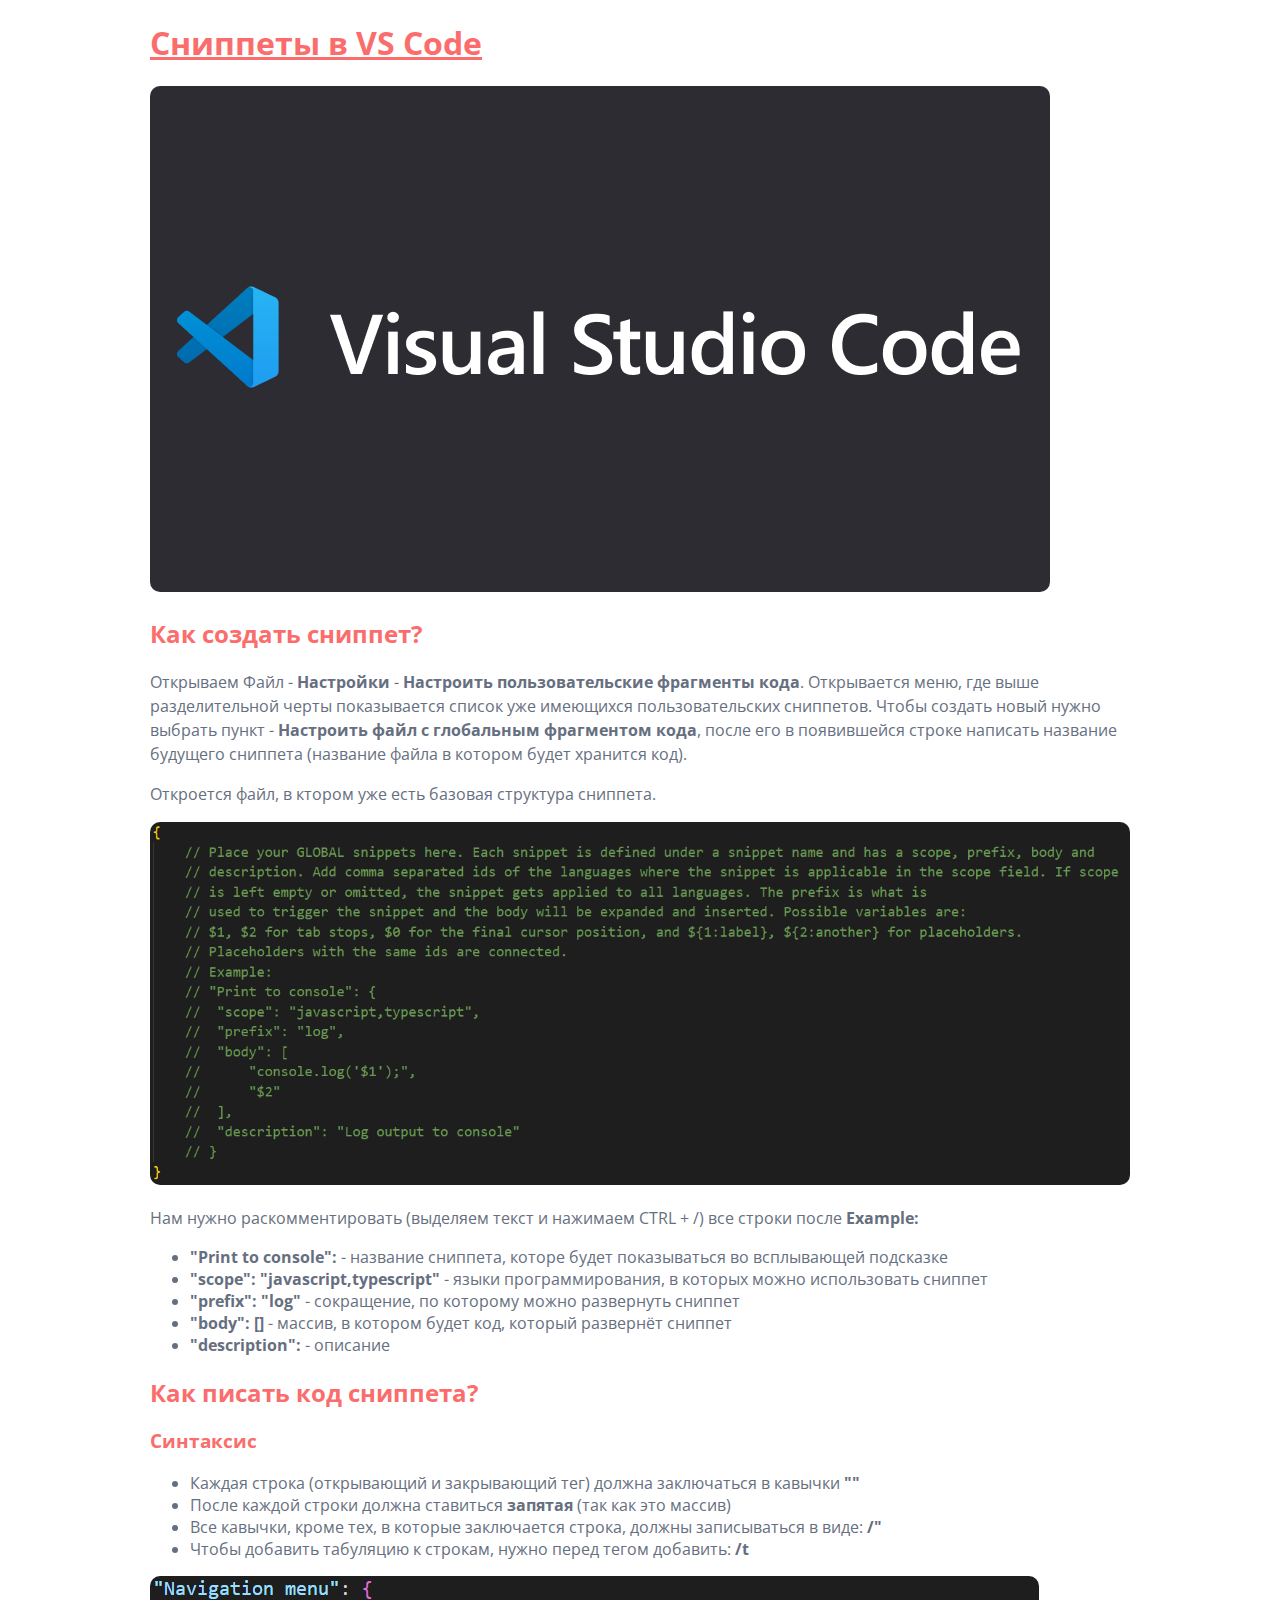
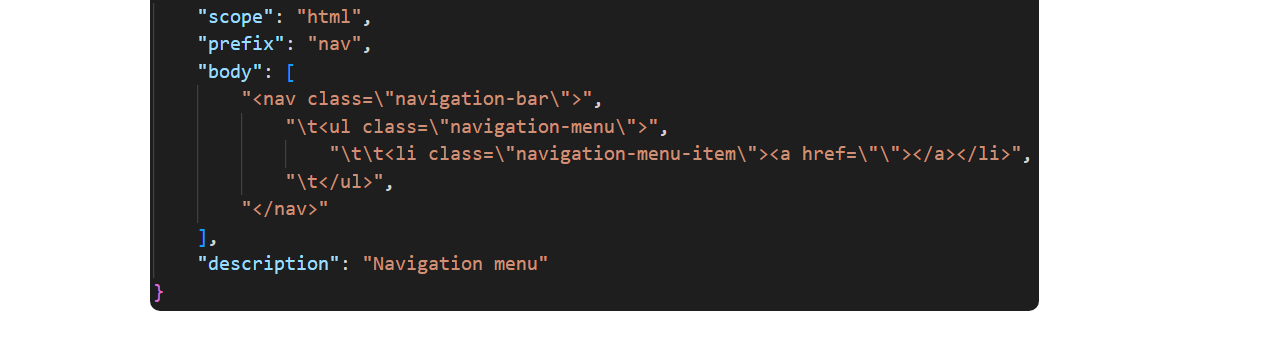
<file: articles/it/_it-snippets.html>
<!DOCTYPE html>
<html lang="ru">

<head>
	<meta charset="UTF-8">
	<meta http-equiv="X-UA-Compatible" content="IE=edge">
	<meta name="viewport" content="width=device-width, initial-scale=1.0">
	<link rel="stylesheet" href="../../article.css">
	<link rel="shortcut icon" href="../../images/page-logo.png" type="image/x-icon">
	<title>Сниппеты в VS Code</title>
</head>

<body>
	<div class="container">
		<main>
			<h1>Сниппеты в VS Code</h1>
			<img src="../../images/_it-snippets.png" alt="">
			<h2>Как создать сниппет?</h2>
			<p>Открываем Файл - <b>Настройки</b> - <b>Настроить пользовательские фрагменты кода</b>. Открывается меню, где
				выше разделительной черты показывается список уже имеющихся пользовательских сниппетов. Чтобы
				создать новый нужно выбрать пункт - <b>Настроить файл с глобальным фрагментом кода</b>, после его в
				появившейся строке написать название будущего сниппета (название файла в котором будет хранится
				код).</p>
			<p>Откроется файл, в ктором уже есть базовая структура сниппета.</p>
			<img src="../../images/it/_it-snippets/base-code.png" alt="">
			<p>Нам нужно раскомментировать (выделяем текст и нажимаем CTRL + /) все строки после <b>Example:</b>
			<ul>
				<li><b>"Print to console":</b> - название сниппета, которе будет показываться во всплывающей подсказке
				</li>
				<li><b>"scope": "javascript,typescript"</b> - языки программирования, в которых можно использовать
					сниппет</li>
				<li><b>"prefix": "log"</b> - сокращение, по которому можно развернуть сниппет</li>
				<li><b>"body": []</b> - массив, в котором будет код, который развернёт сниппет</li>
				<li><b>"description":</b> - описание</li>
			</ul>
			</p>
			<h2>Как писать код сниппета?</h2>
			<h3>Синтаксис</h3>
			<ul>
				<li>Каждая строка (открывающий и закрывающий тег) должна заключаться в кавычки <b>""</b></li>
				<li>После каждой строки должна ставиться <b>запятая</b> (так как это массив)</li>
				<li>Все кавычки, кроме тех, в которые заключается строка, должны записываться в виде: <b>/"</b></li>
				<li>Чтобы добавить табуляцию к строкам, нужно перед тегом добавить: <b>/t</b></li>
			</ul>
			<img src="../../images/it/_it-snippets/example-code.png" alt="">
	</div>
	</main>
	</div>
</body>

</html>
</file>
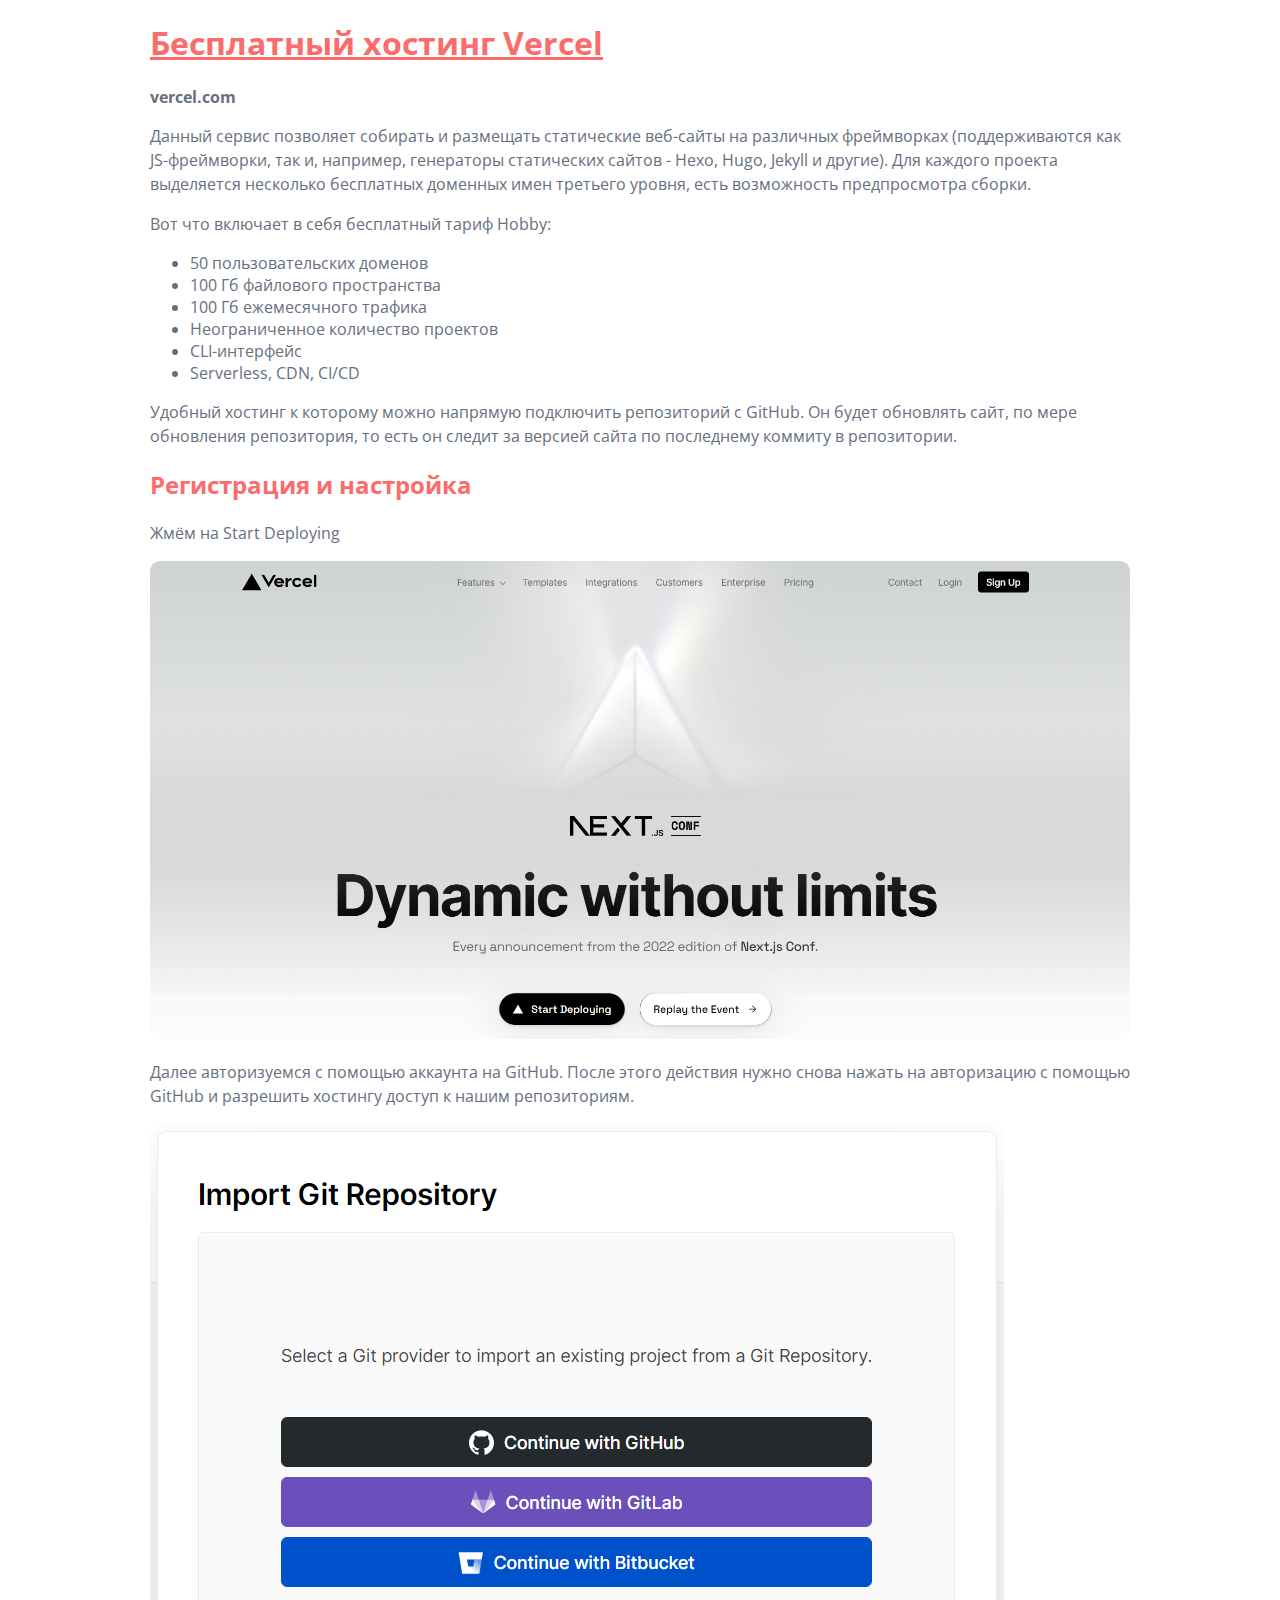
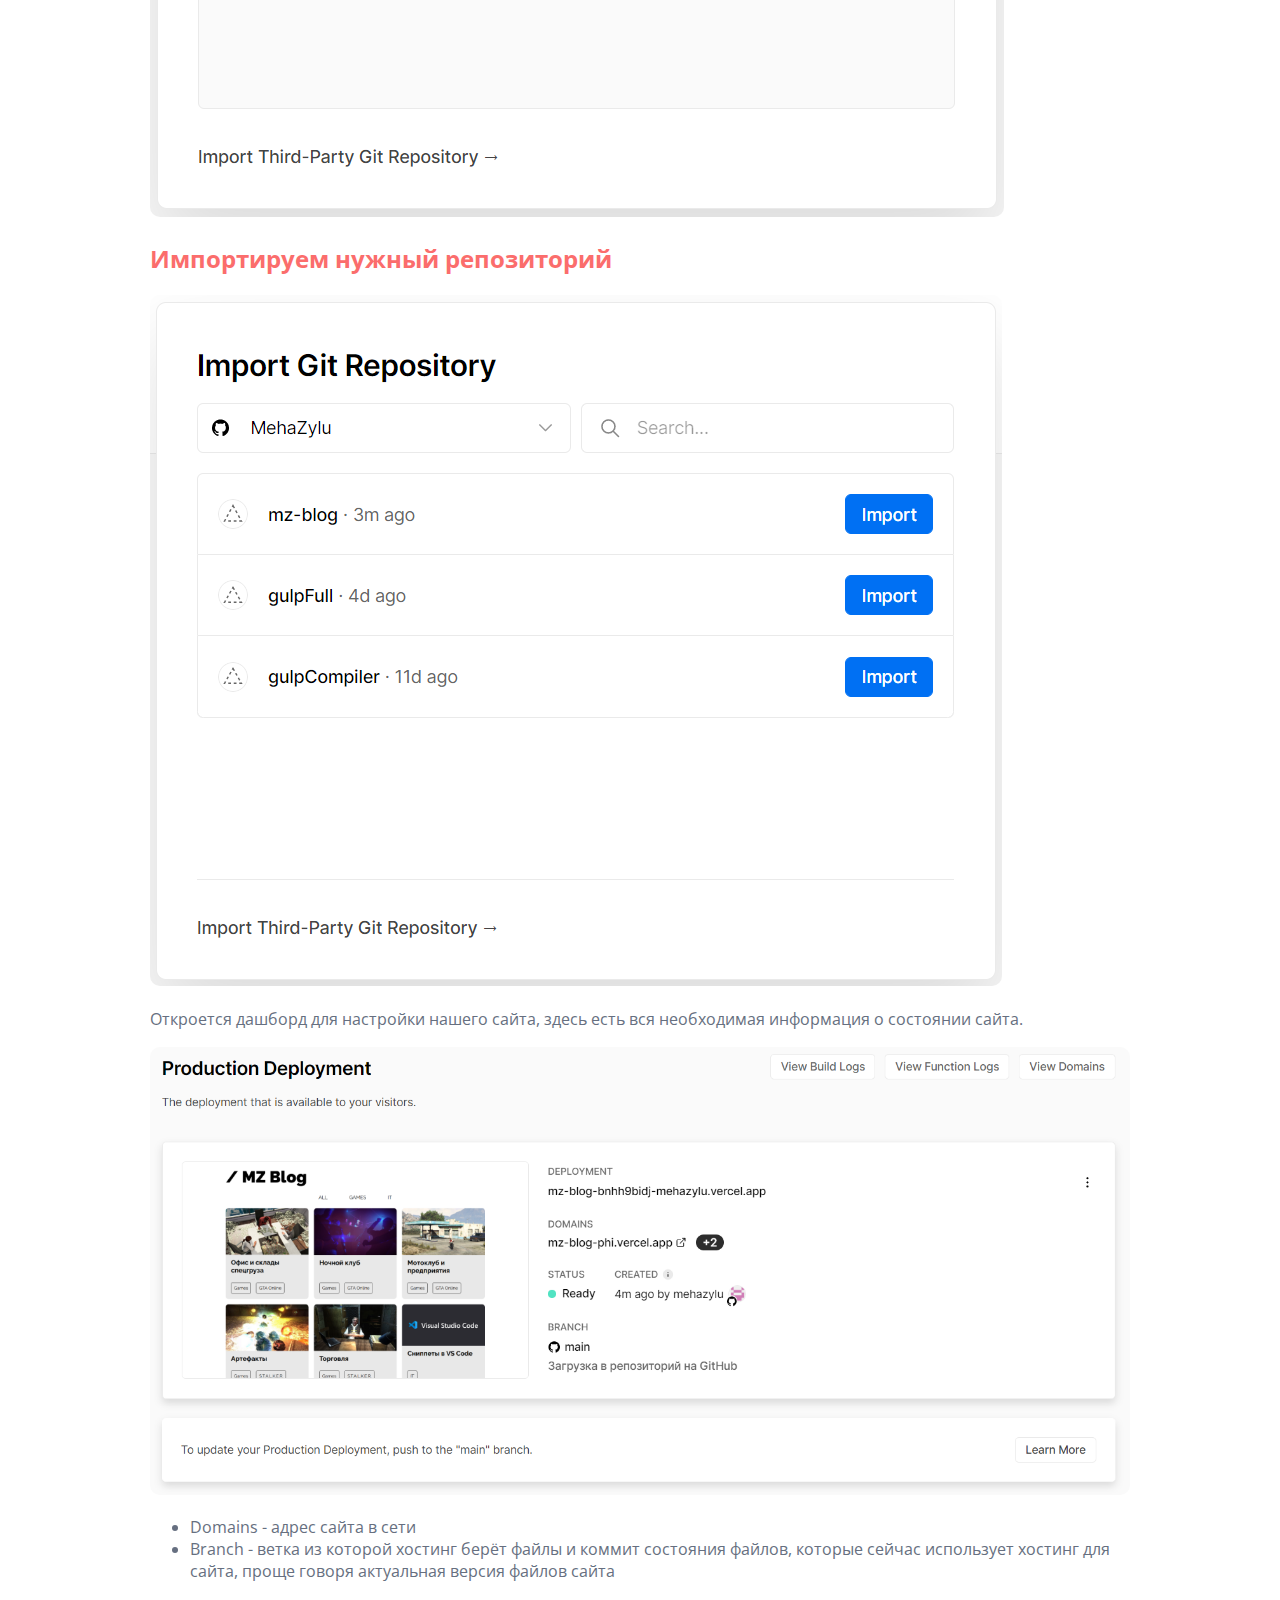
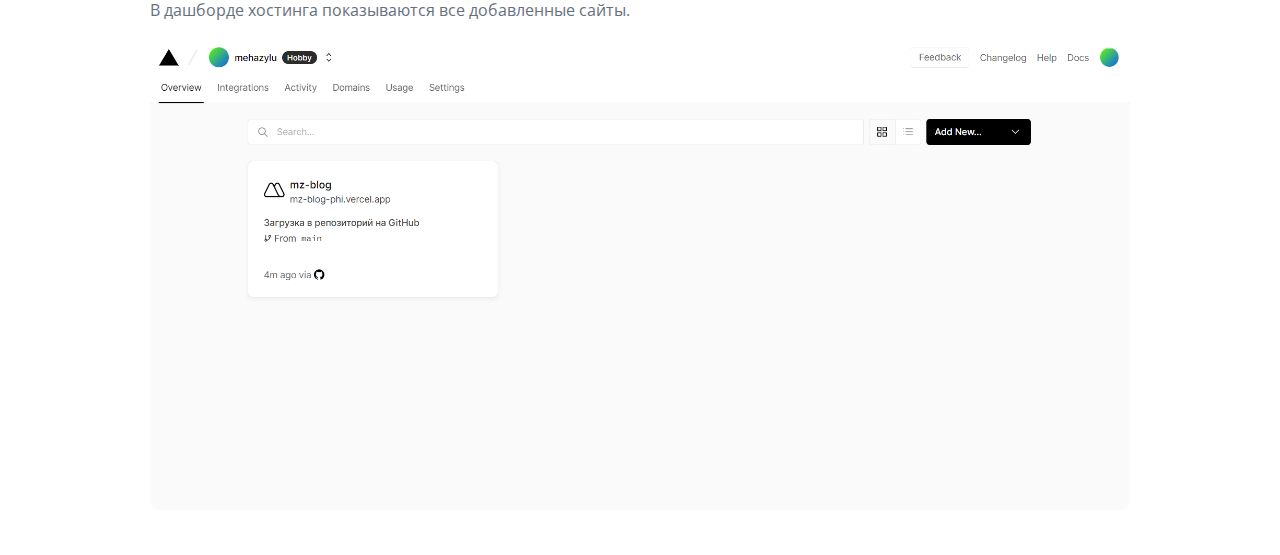
<file: articles/it/_it-vercel.html>
<!DOCTYPE html>
<html lang="ru">

<head>
	<meta charset="UTF-8">
	<meta http-equiv="X-UA-Compatible" content="IE=edge">
	<meta name="viewport" content="width=device-width, initial-scale=1.0">
	<link rel="stylesheet" href="../../article.css">
	<link rel="shortcut icon" href="../../images/page-logo.png" type="image/x-icon">
	<title>Бесплатный хостинг Vercel</title>
</head>

<body>
	<div class="container">
		<main>
			<h1>Бесплатный хостинг Vercel</h1>
			<b><a href="https://vercel.com" target="_blank">vercel.com</a></b>
			<p>Данный сервис позволяет собирать и размещать статические веб-сайты на различных фреймворках (поддерживаются как
				JS-фреймворки, так и, например, генераторы статических сайтов - Hexo, Hugo, Jekyll и другие). Для каждого
				проекта
				выделяется несколько бесплатных доменных имен третьего уровня, есть возможность предпросмотра сборки.</p>
			<p>Вот что включает в себя бесплатный тариф Hobby:</p>
			<ul>
				<li>50 пользовательских доменов</li>
				<li>100 Гб файлового пространства</li>
				<li>100 Гб ежемесячного трафика</li>
				<li>Неограниченное количество проектов</li>
				<li>CLI-интерфейс</li>
				<li>Serverless, CDN, CI/CD</li>
			</ul>
			<p>Удобный хостинг к которому можно напрямую подключить репозиторий с GitHub. Он будет обновлять сайт, по мере
				обновления
				репозитория, то есть он следит за версией сайта по последнему коммиту в репозитории.</p>
			<h2>Регистрация и настройка</h2>
			<p>Жмём на Start Deploying</p>
			<img src="../../images/it/_it-vercel/vercel-homepage.png" alt="">
			<p>Далее авторизуемся с помощью аккаунта на GitHub.
				После этого действия нужно снова нажать на авторизацию с помощью GitHub и разрешить хостингу доступ к нашим
				репозиториям.</p>
			<img src="../../images/it/_it-vercel/vercel-1.png" alt="">
			<h2>Импортируем нужный репозиторий</h2>
			<img src="../../images/it/_it-vercel/vercel-2.png" alt="">
			<p>Откроется дашборд для настройки нашего сайта, здесь есть вся необходимая информация о состоянии сайта.</p>
			<img src="../../images/it/_it-vercel/vercel-site-settings.png" alt="">
			<ul>
				<li>Domains - адрес сайта в сети</li>
				<li>Branch - ветка из которой хостинг берёт файлы и коммит состояния файлов, которые сейчас использует хостинг
					для сайта,
					проще говоря актуальная версия файлов сайта</li>
			</ul>
			<p>В дашборде хостинга показываются все добавленные сайты.</p>
			<img src="../../images/it/_it-vercel/vercel-dashboard.png" alt="">
		</main>
	</div>
</body>

</html>
</file>
<file: style.css>
@import url('https://fonts.googleapis.com/css2?family=Open+Sans:wght@400;700;800&display=swap');

* {
	box-sizing: border-box;
}

body {
	margin: 0;
	padding: 0;

	font-family: 'Open Sans', sans-serif;
	font-weight: 400;
	font-size: 20px;
	line-height: 32px;
	color: #666F80;
}

ul {
	margin: 0;
	padding: 0;
}

li {
	list-style: none;
}

a {
	text-decoration: none;
	color: inherit;
}

.container {
	max-width: 1220px;
	margin: 0 auto;
	padding: 0 10px;

	display: flex;
	gap: 50px;
}

.header {
	max-width: 255px;
}

.header__logo {
	font-style: normal;
	font-weight: 900;
	font-size: 128px;
	line-height: 140px;
	color: #FB6D6C;
}

.menu {
	margin-top: 22px;

	display: flex;
	gap: 30px;
}

.menu__list {
	min-width: 400px;
}

.menu__tittle {
	margin-bottom: 30px;

	font-weight: 700;
	font-size: 32px;
	text-decoration: underline;
	color: #FB6D6C;
}

.menu__subtitle {
	margin-top: 30px;

	font-weight: 700;
	font-size: 24px;
	color: #FB6D6C;
}

.menu__link:hover {
	color: #FB6D6C;
	transition: all 0.2s;
}

.review {
	margin-top: 10px;

	max-width: 100%;
	border-radius: 10px;
}
</file>
<file: article.css>
@import url('https://fonts.googleapis.com/css2?family=Open+Sans:wght@400;700;800&display=swap');

* {
	box-sizing: border-box;
}

body {
	margin: 0;
	padding: 0;
	font-family: 'Open Sans', sans-serif;
	font-weight: 400;
	font-size: 16px;
	color: #666F80;
}

a {
	text-decoration: none;
	color: inherit;
}

img {
	max-width: 100%;
	border-radius: 10px;
}

p {
	line-height: 24px;
}

h1 {
	text-decoration: underline;
	color: #FB6D6C;
}

h2,
h3 {
	color: #FB6D6C;
}

.container {
	max-width: 980px;
	min-height: 100vh;
	margin: 0 auto;
	display: flex;
	flex-direction: column;
}

/* .header {
	height: 80px;
	margin: 20px 0 10px 0;
	font-size: 60px;
	font-weight: 900;
	font-family: "Raleway", sans-serif;
} */


main {
	flex: 1 1 auto;
	margin-bottom: 40px;
}

table {
	width: 100%;
}

table,
td,
th {
	border: 1px solid;
	border-collapse: collapse;
	white-space: none;
	text-align: center;
}

td,
th {
	padding: 8px;
}

th {
	background-color: #e8e8e8;
}

.text-color-blue {
	color: #1e90ff;
	font-weight: 700;
}

.text-color-green {
	color: #008000;
	font-weight: 700;
}

.text-color-orange {
	color: #ff8c00;
	font-weight: 700;
}

.text-color-red {
	color: #ff0000;
	font-weight: 700;
}

@media (max-device-width: 576px) {
	.header {
		font-size: 50px;
	}

	main {
		margin-bottom: 20px;
	}
}

.images-wrapper img {
	display: inline-block;
}
</file>
